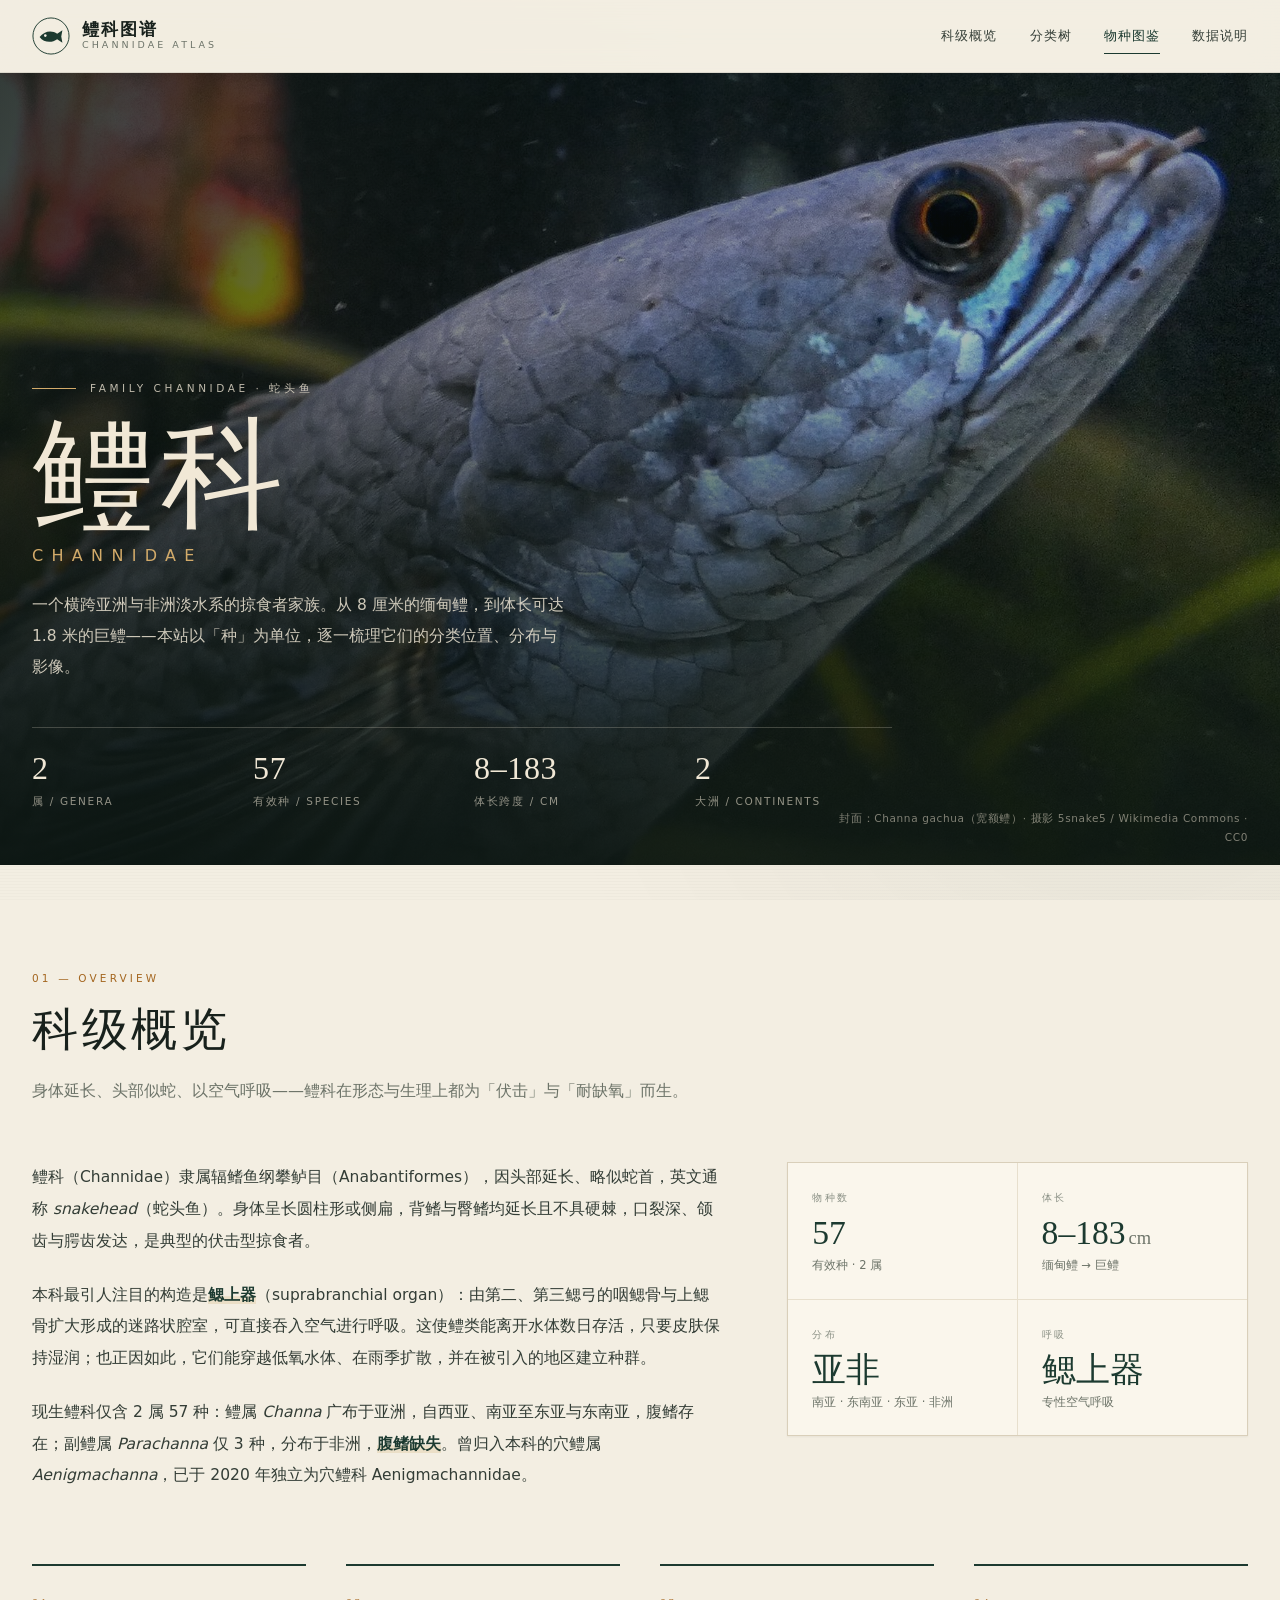
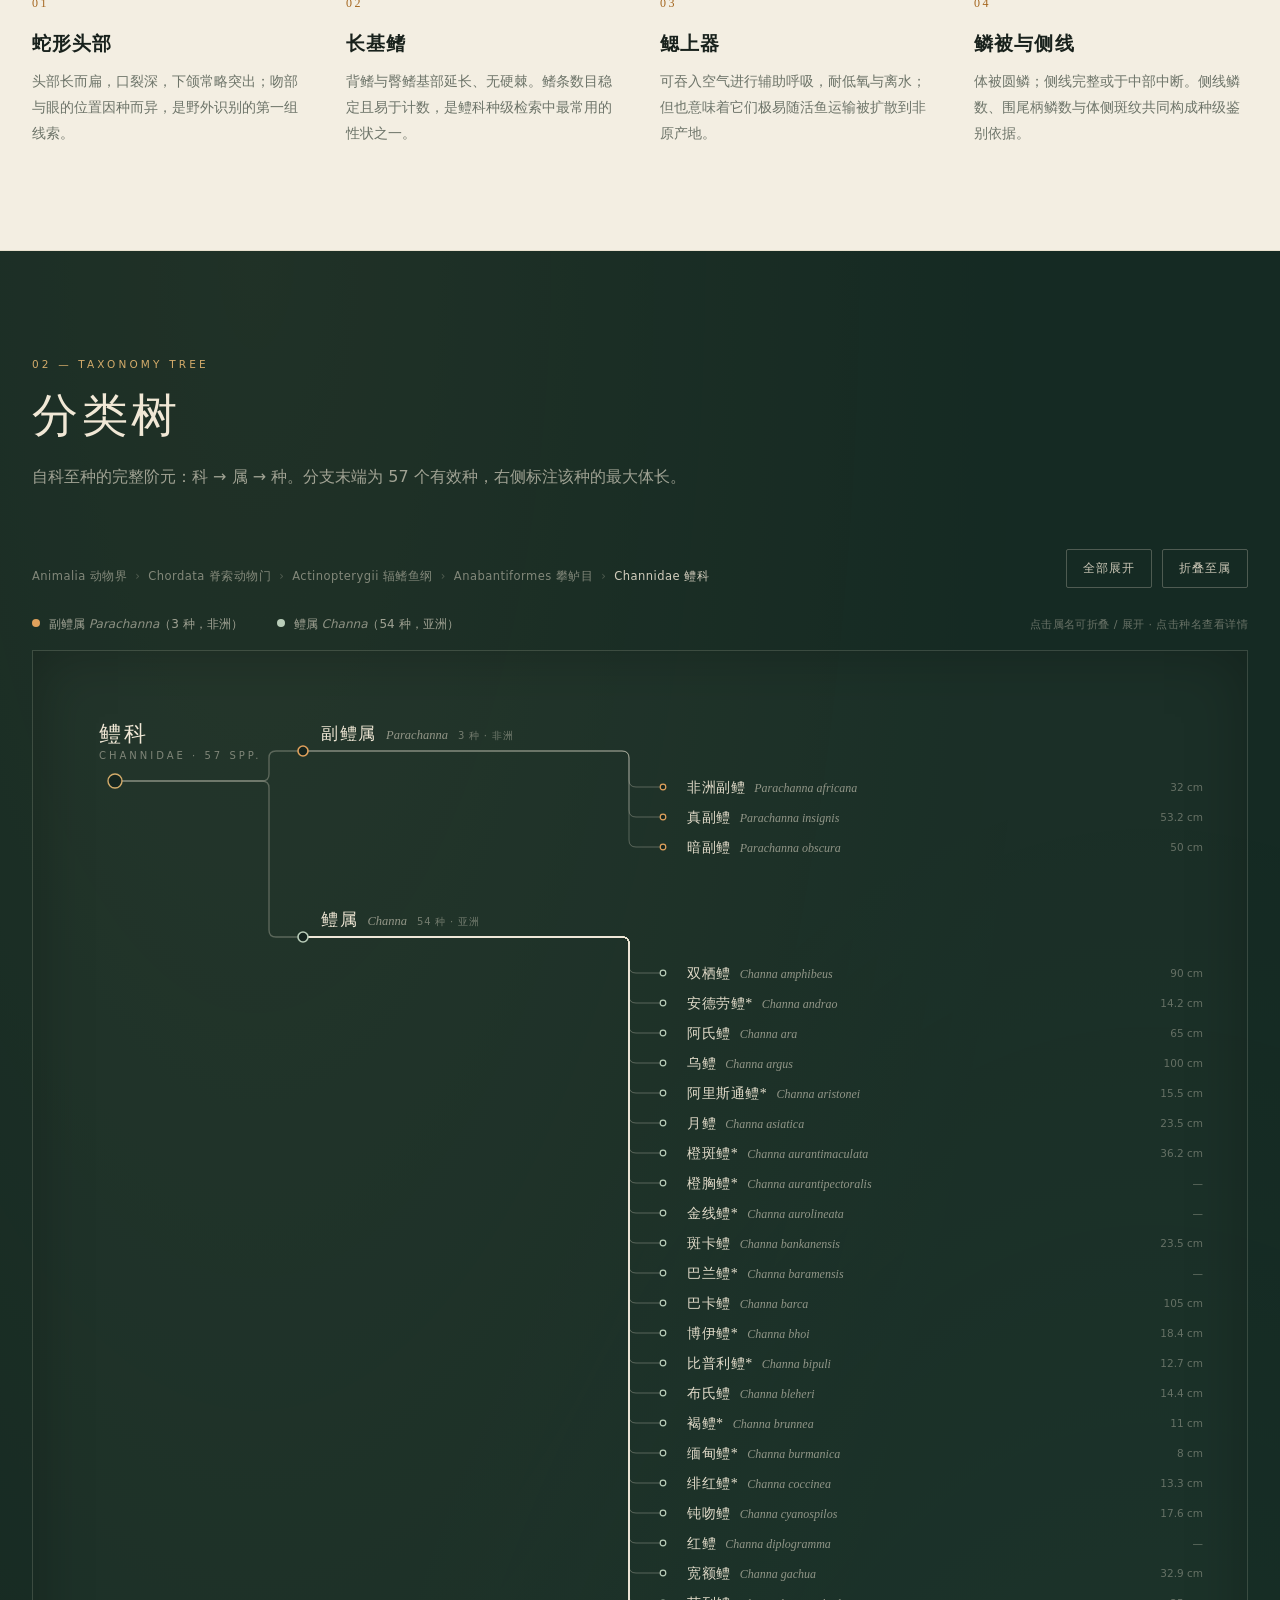
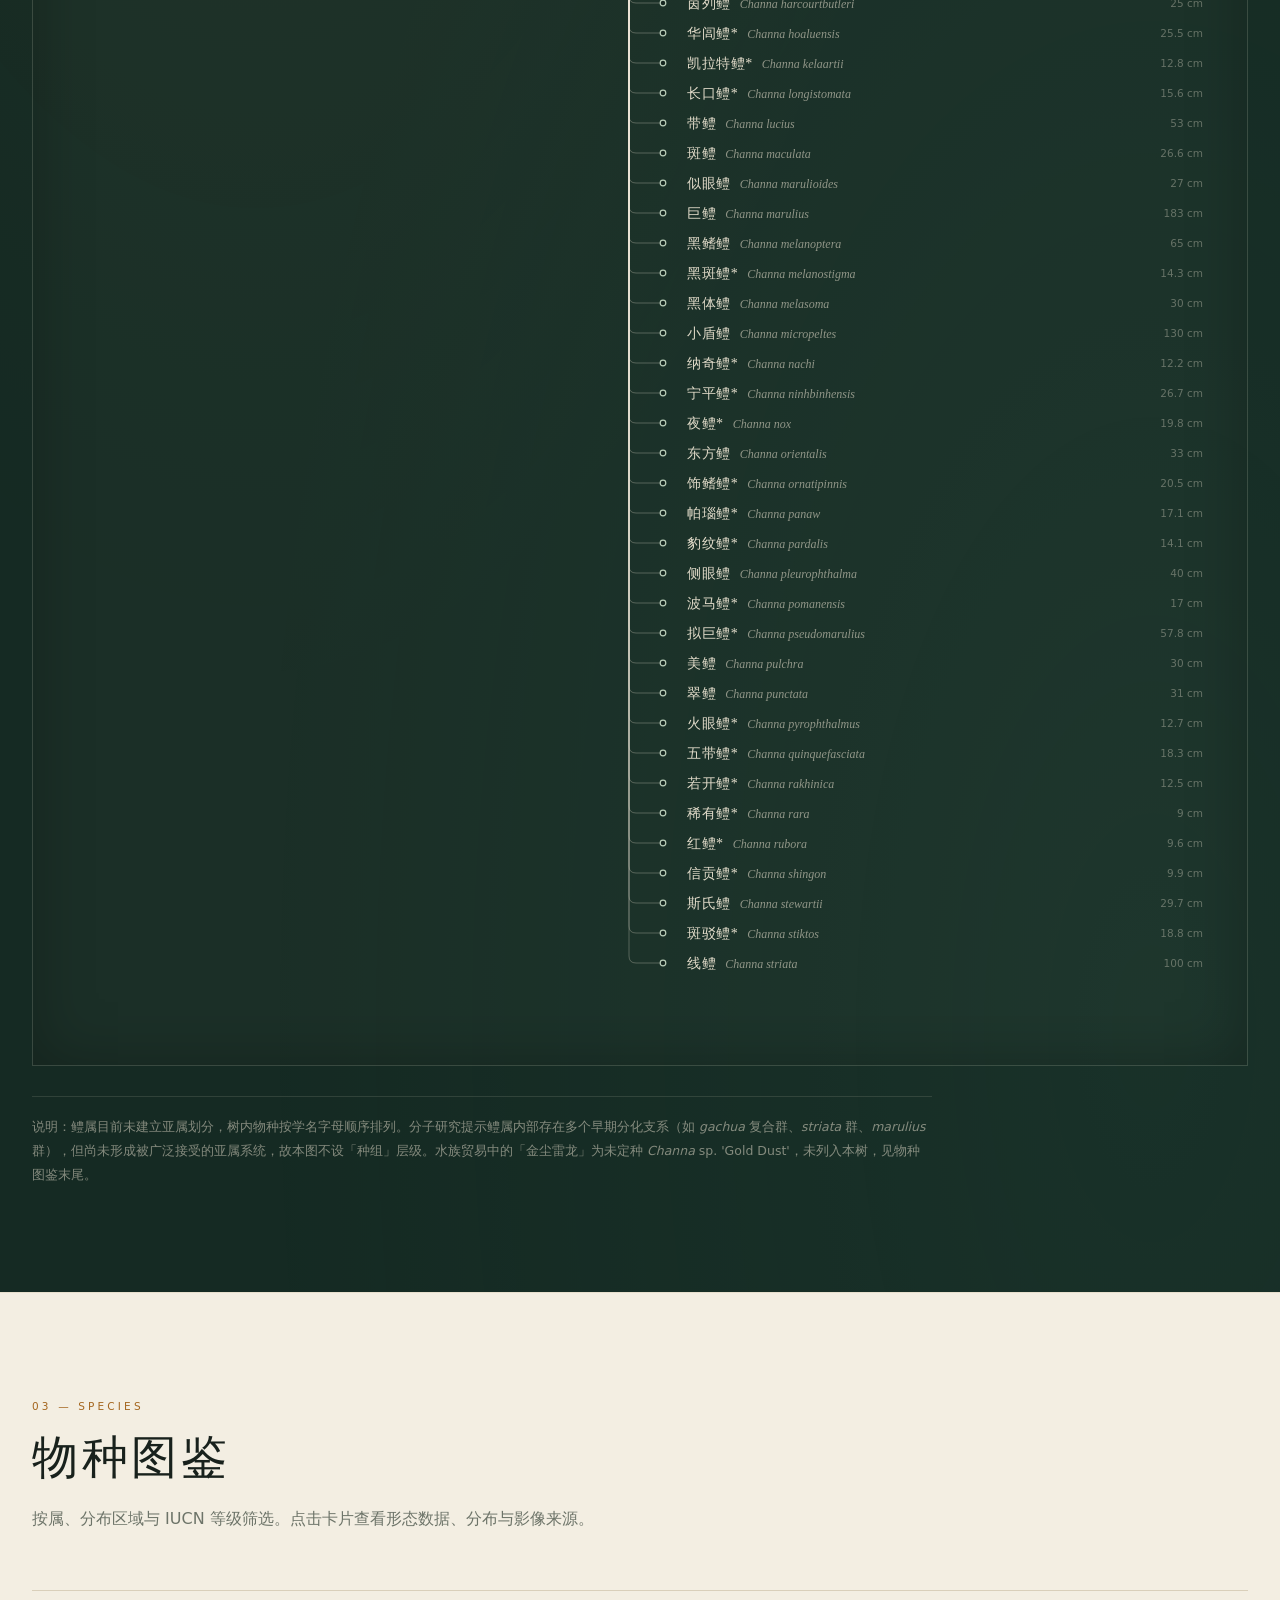
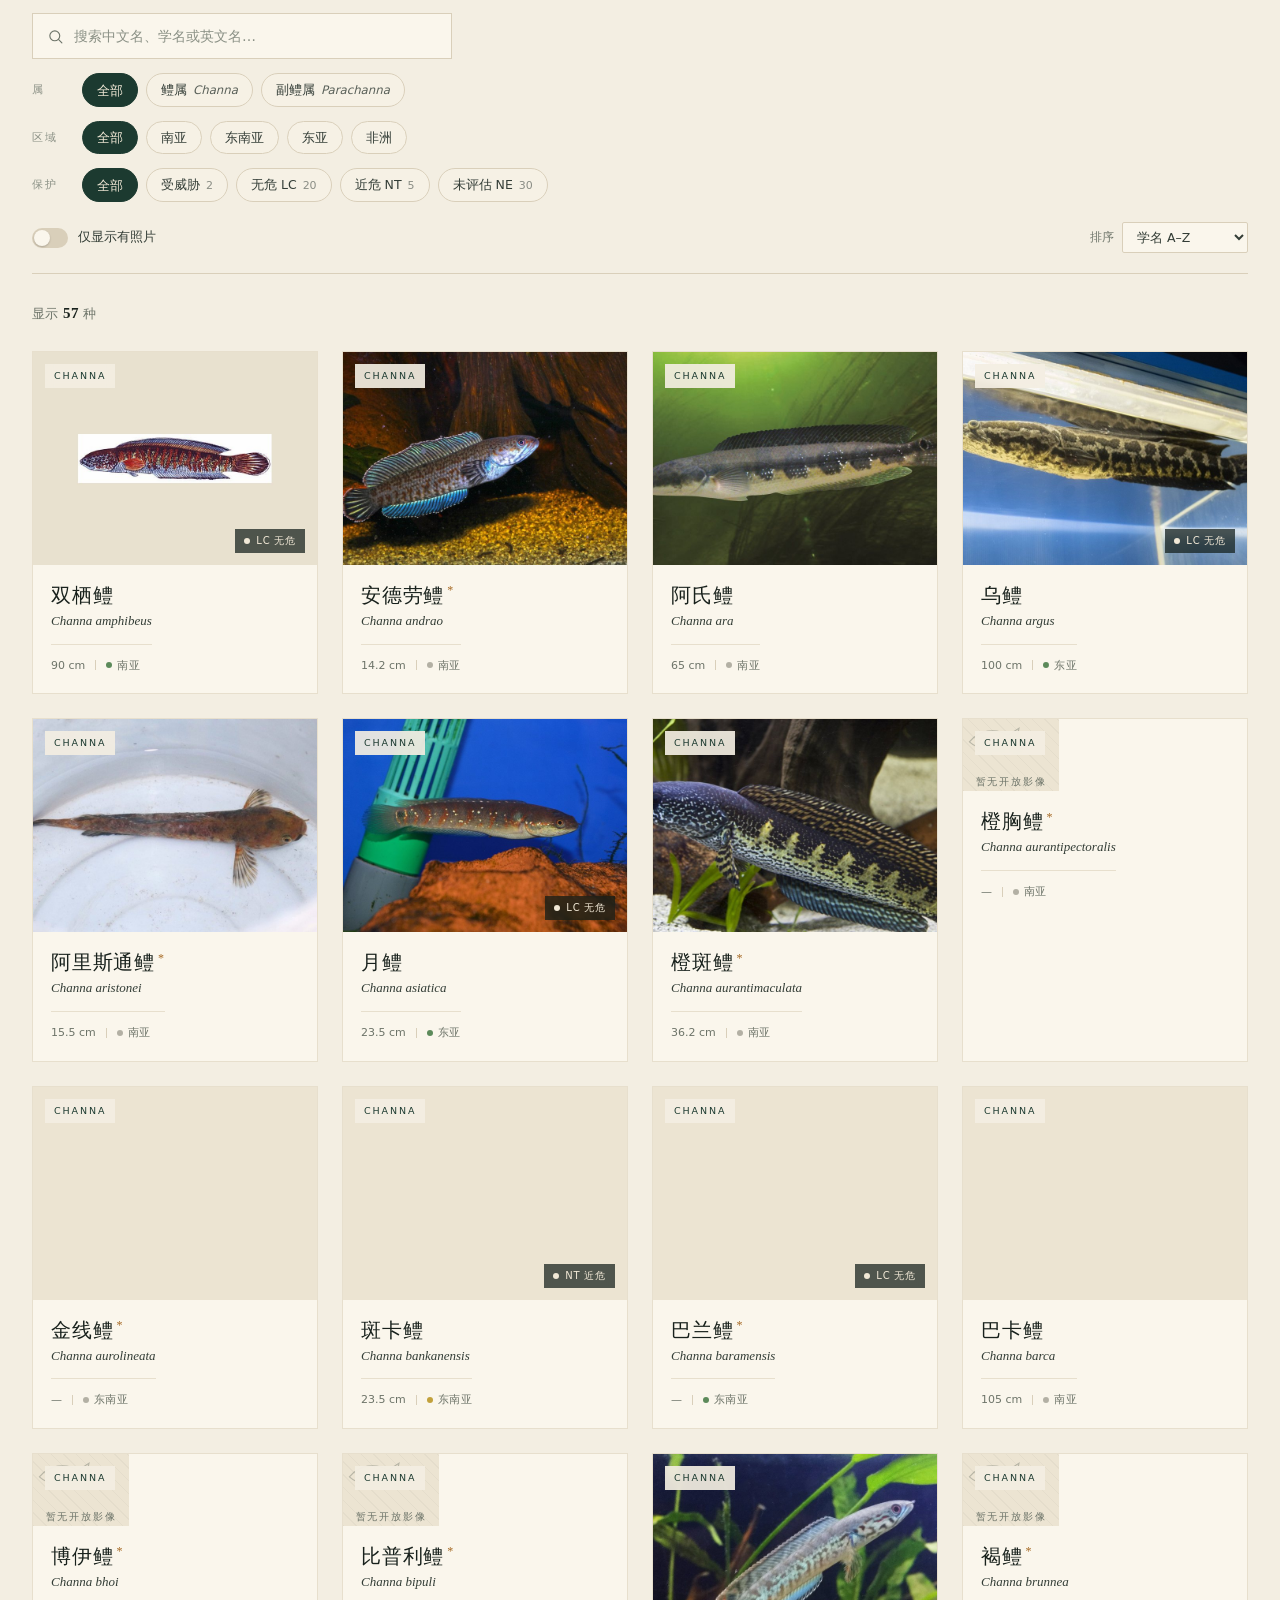
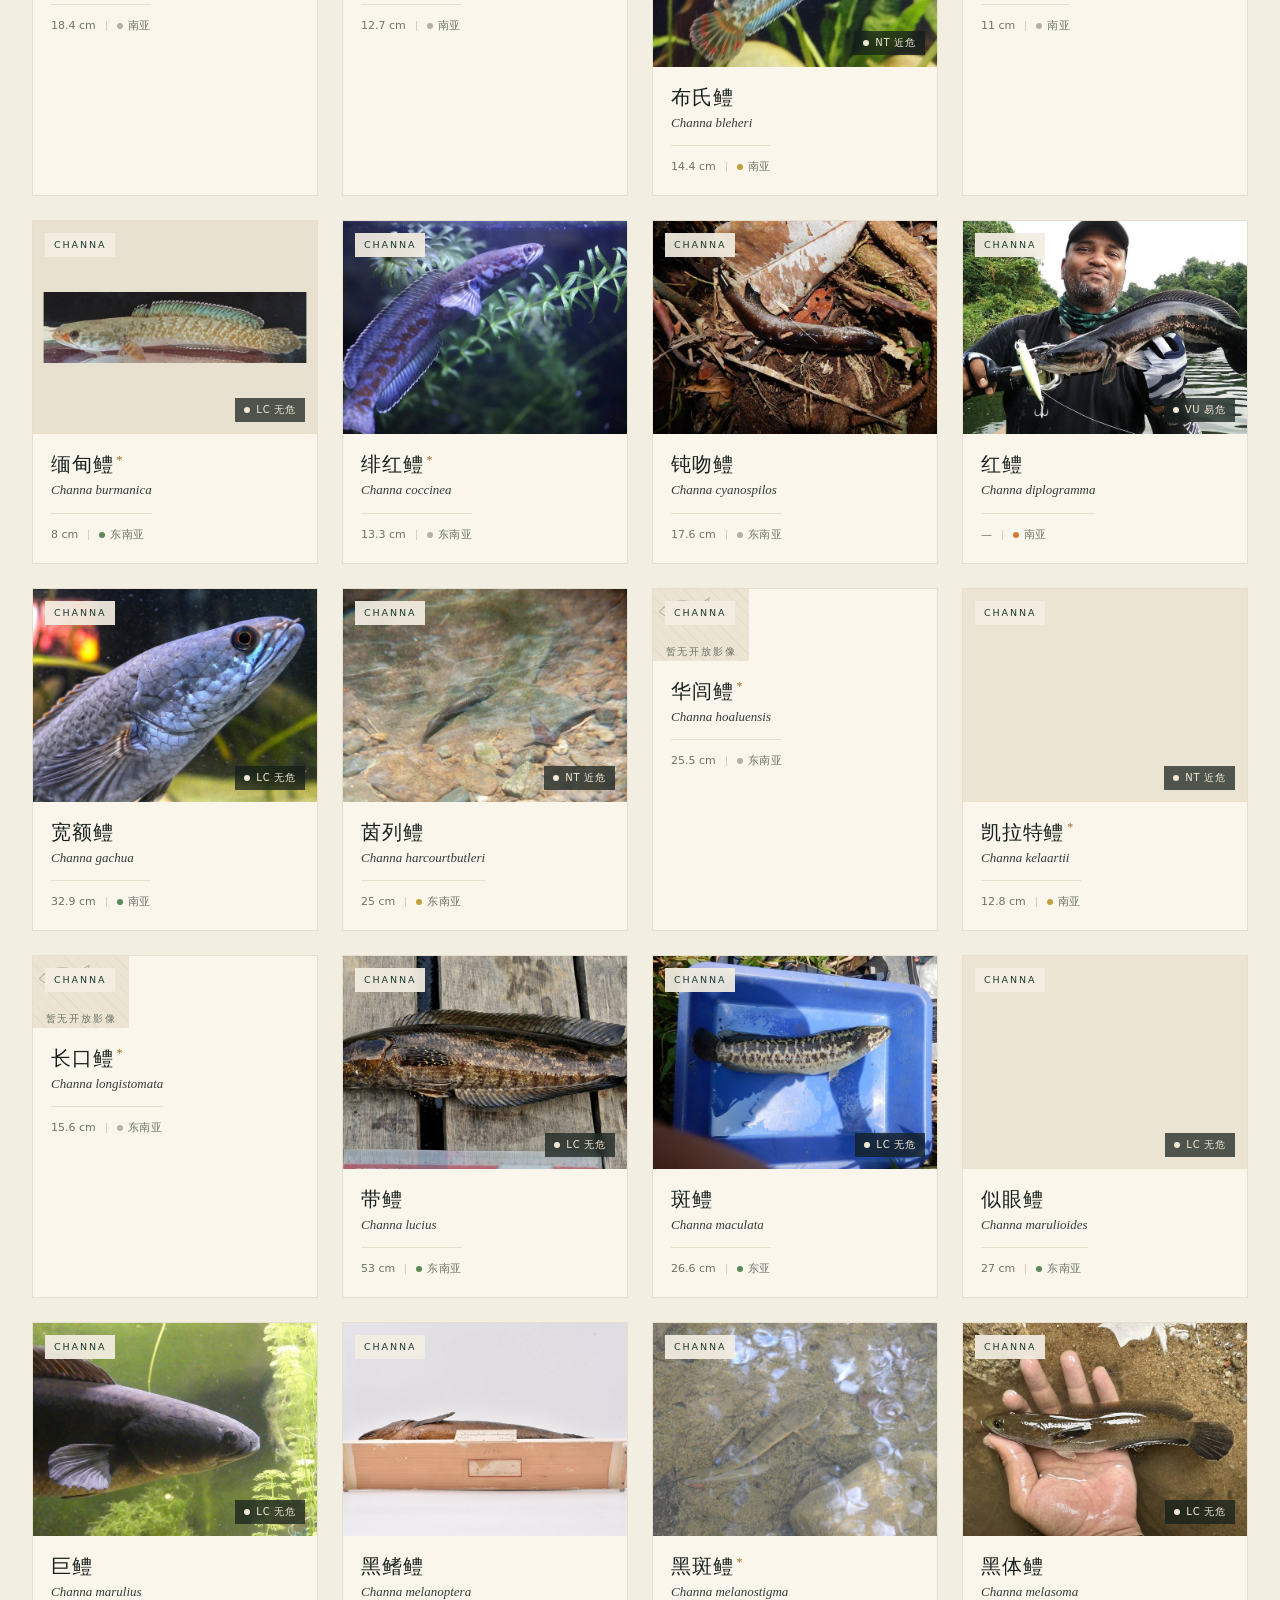
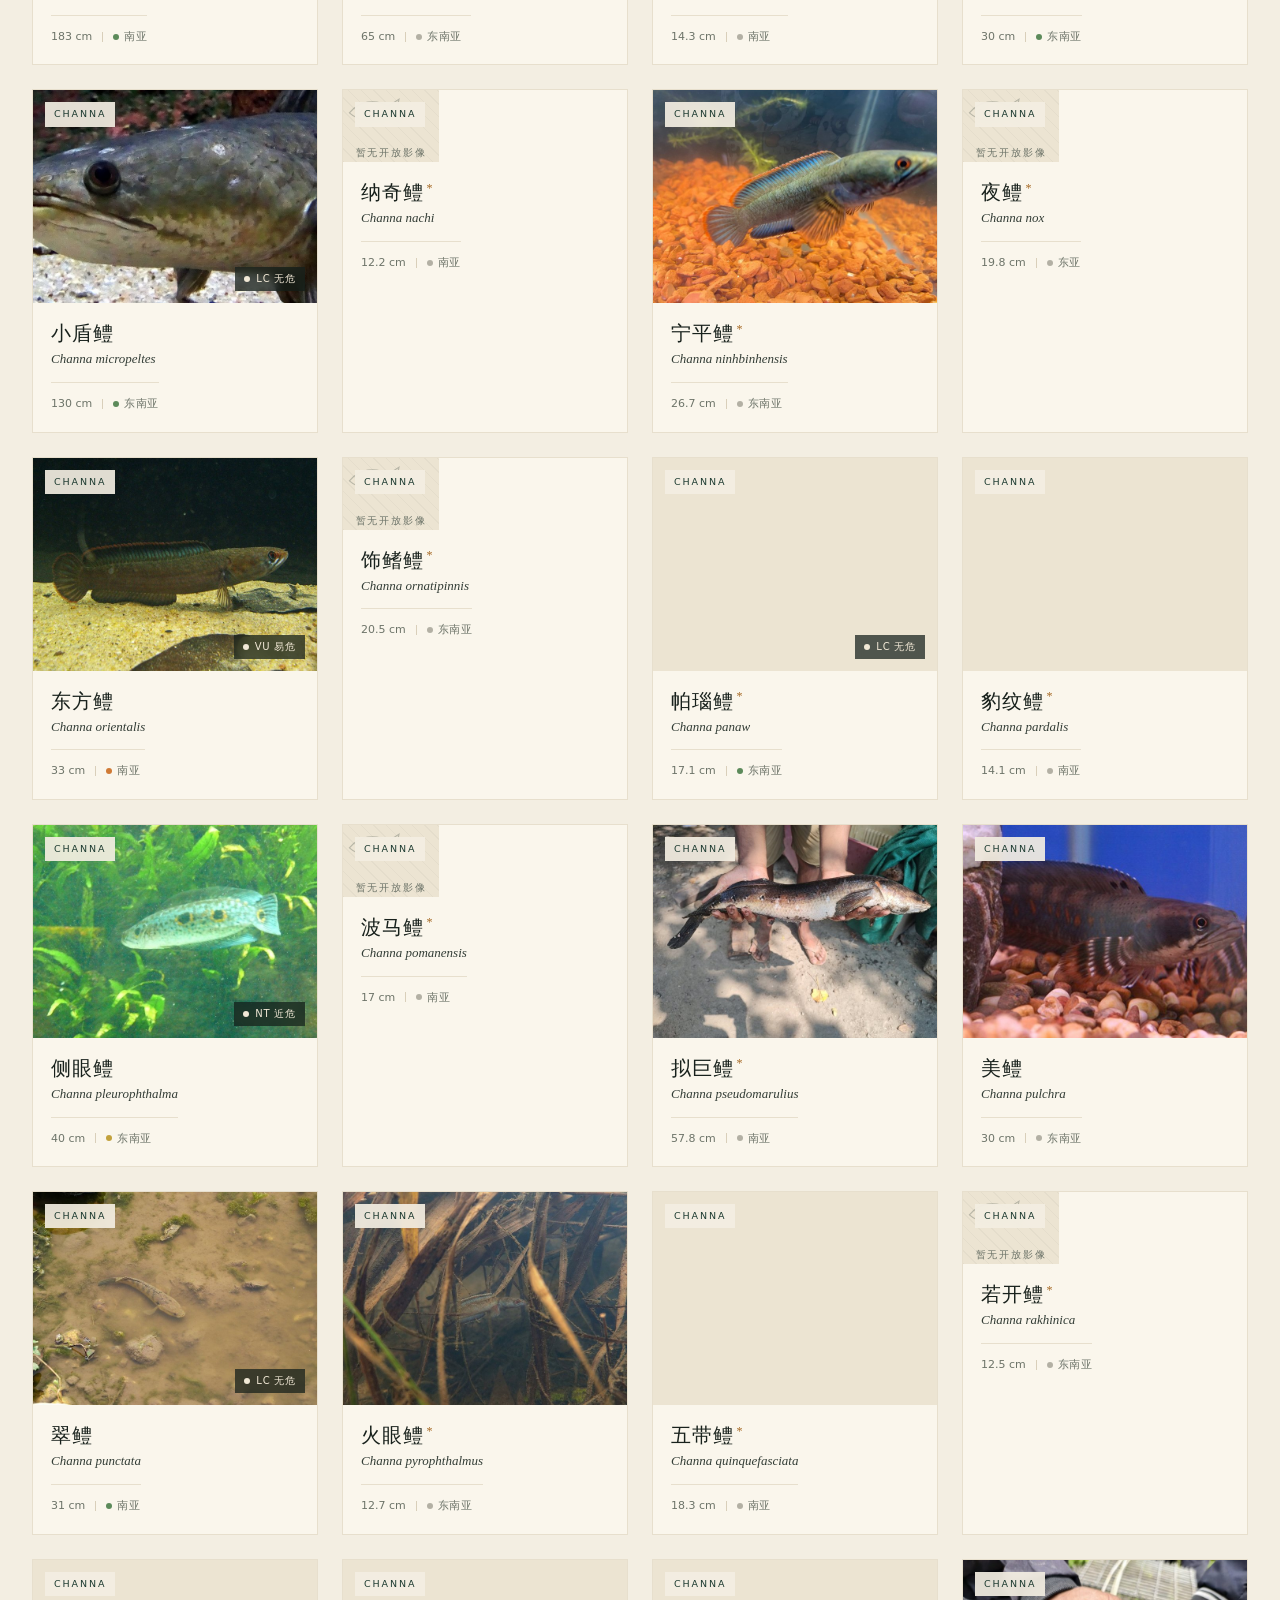
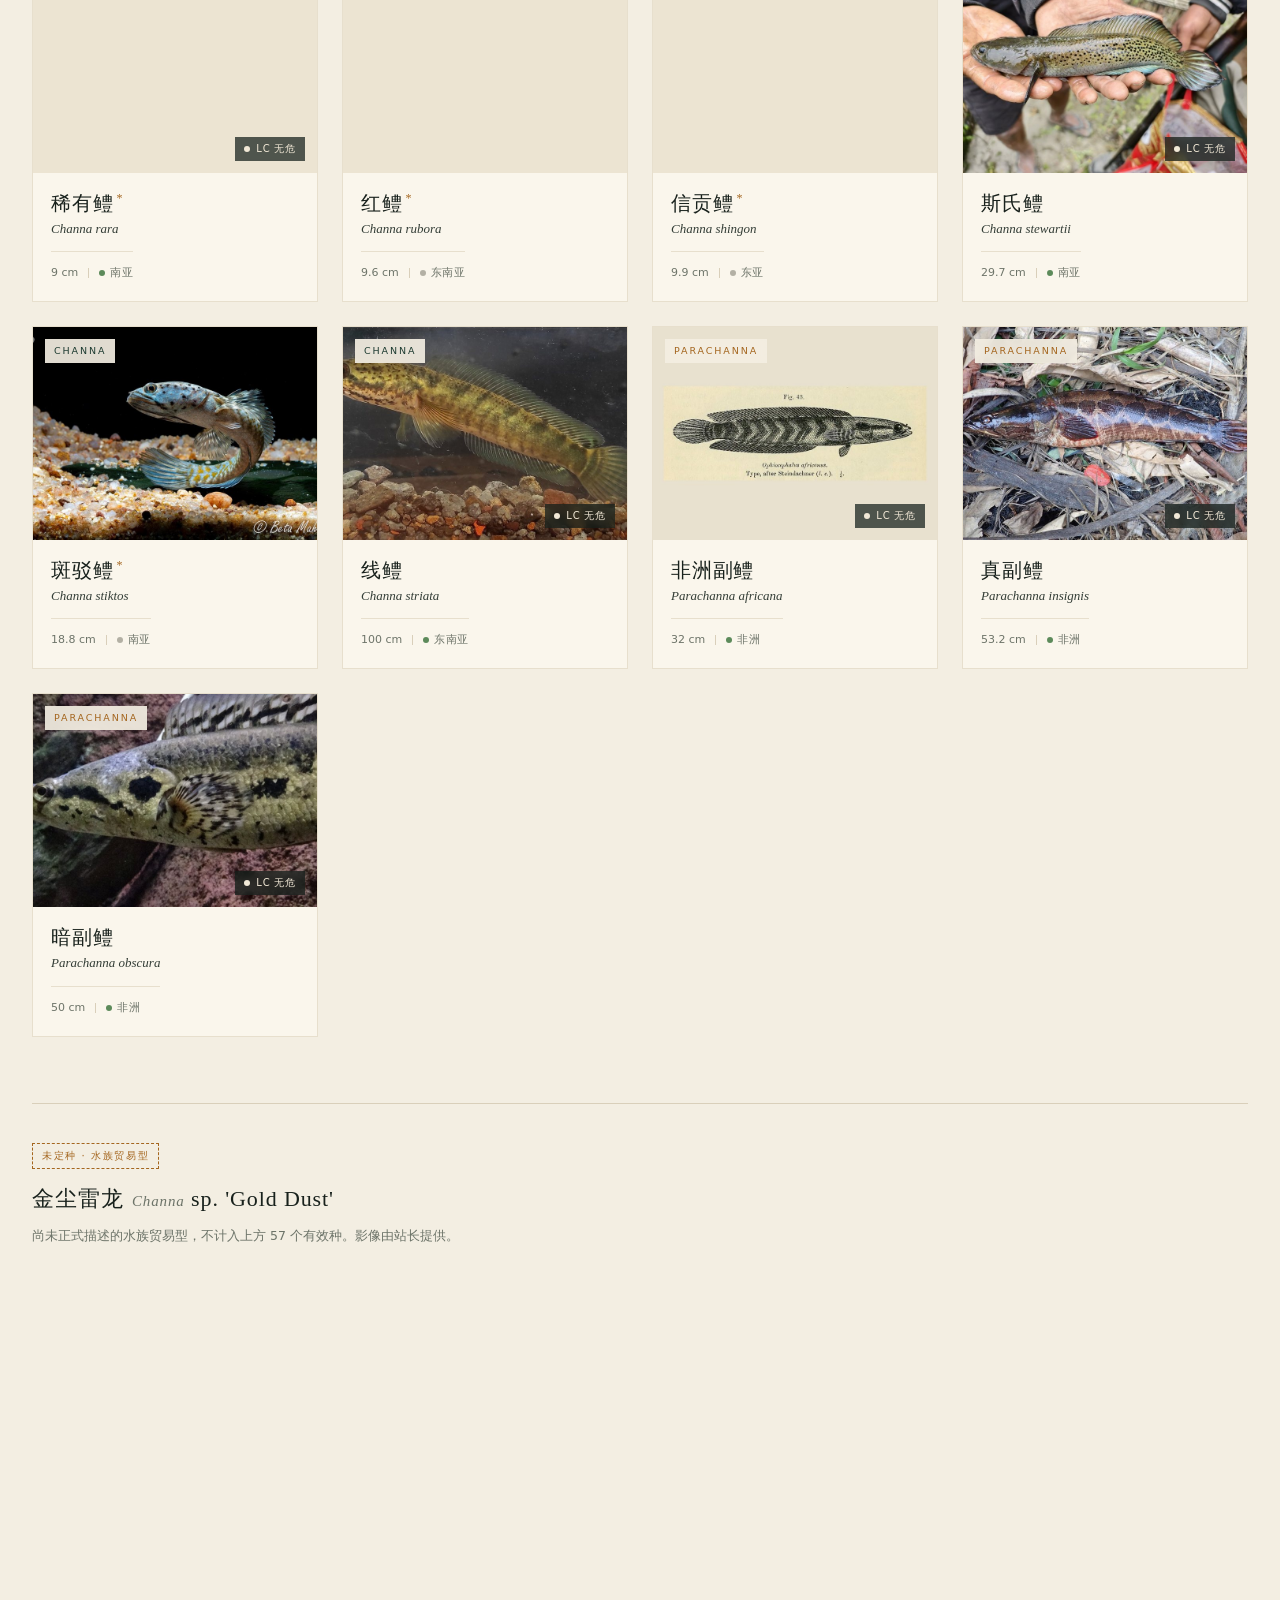
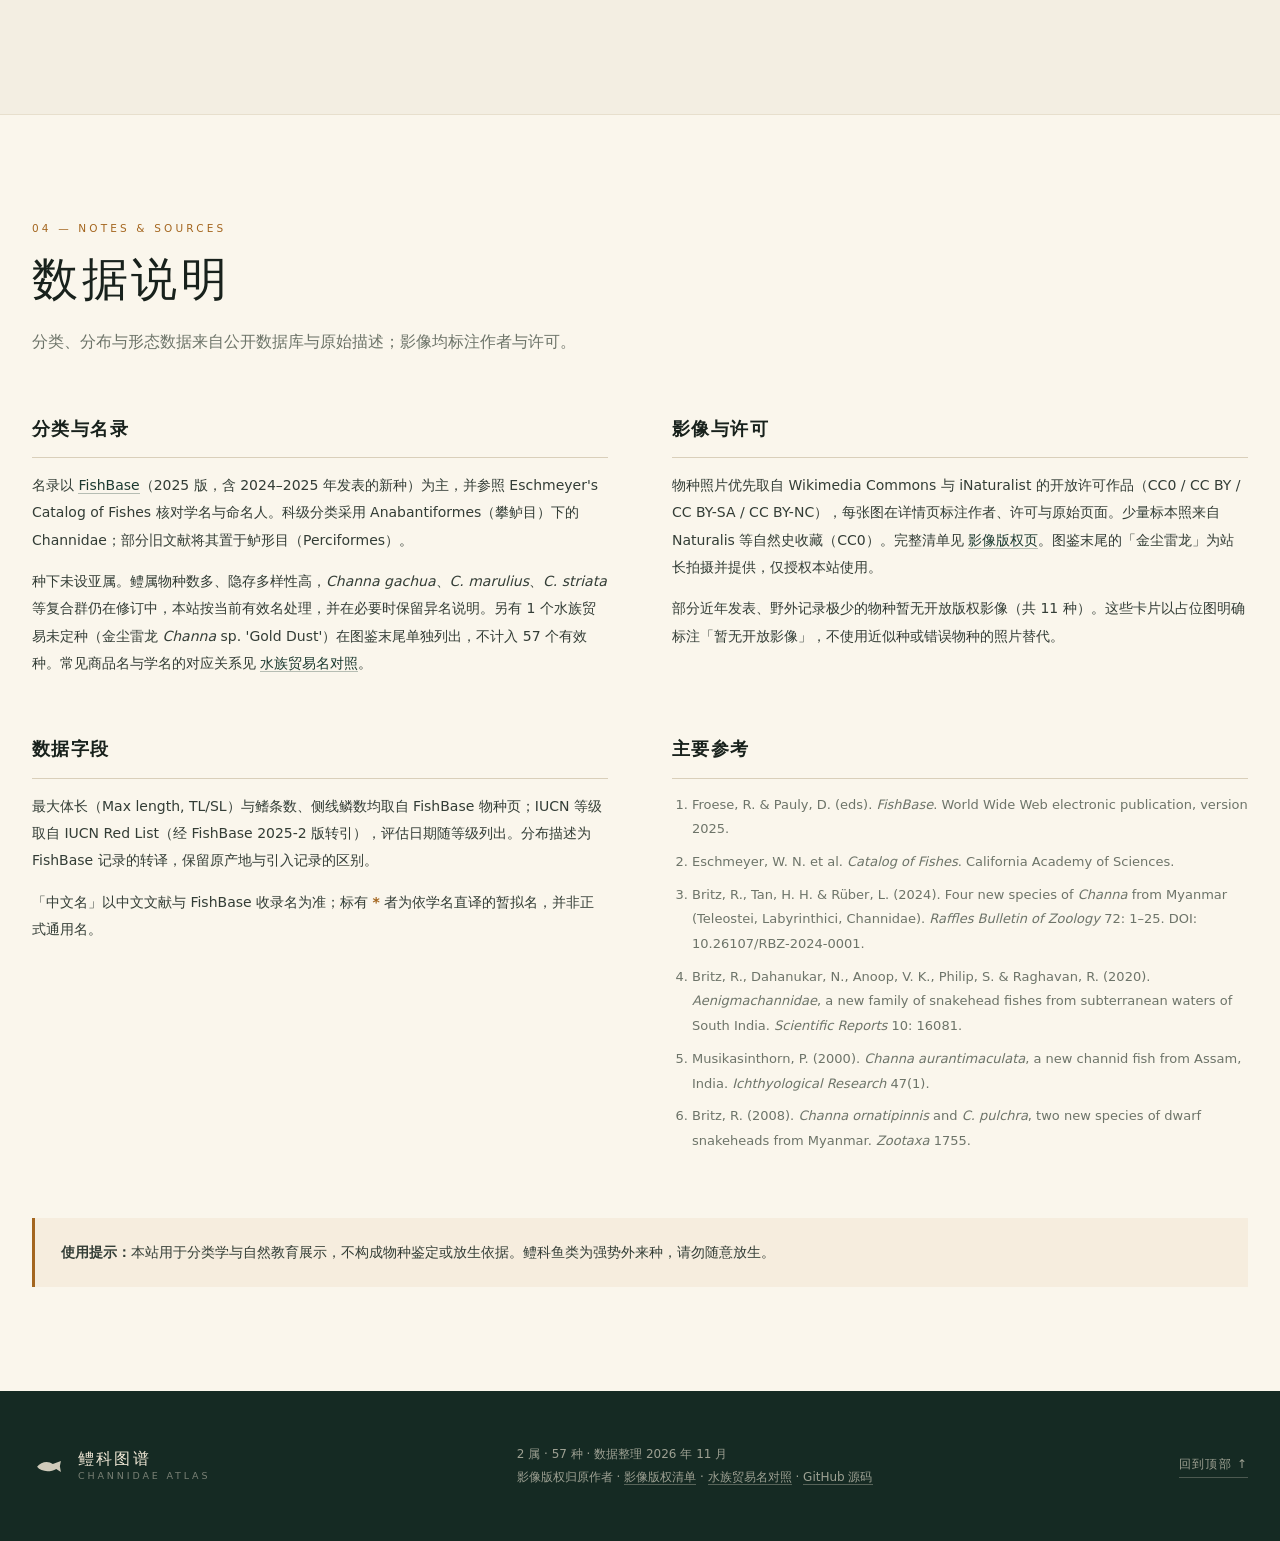
<file: index.html>
<!DOCTYPE html>
<html lang="zh-CN">
<head>
<meta charset="utf-8">
<meta name="viewport" content="width=device-width, initial-scale=1">
<title>鳢科图谱 · Channidae Atlas — 57 个物种的分类树与影像</title>
<meta name="description" content="鳢科（Channidae）全物种分类图谱：2 属 57 种，树状分类图、分布、形态数据与开放版权影像。">
<meta name="theme-color" content="#15251f">
<link rel="preload" href="assets/css/main.css" as="style">
<link rel="stylesheet" href="assets/css/main.css">
<link rel="icon" href="data:image/svg+xml,%3Csvg xmlns='http://www.w3.org/2000/svg' viewBox='0 0 32 32'%3E%3Crect width='32' height='32' rx='8' fill='%231b3a30'/%3E%3Cpath d='M5 17c4-6 12-7 17-3l5-4-1 6 1 5-5-3c-4 4-13 4-17-1z' fill='%23e9dfc9'/%3E%3Ccircle cx='11' cy='15.5' r='1.4' fill='%231b3a30'/%3E%3C/svg%3E">
</head>
<body>
<a class="skip-link" href="#species">跳到物种图鉴</a>

<header class="site-header" id="site-header">
  <div class="wrap header-inner">
    <a class="brand" href="#top" aria-label="鳢科图谱 首页">
      <svg class="brand-mark" viewBox="0 0 40 40" aria-hidden="true">
        <circle cx="20" cy="20" r="19" fill="none" stroke="currentColor" stroke-width="1"/>
        <path d="M8 21c4.5-6.2 13-7.6 18.5-3.4L32 14l-1.2 6.4L32 27l-5.5-3.6C21 27.5 12.5 27.2 8 21z" fill="currentColor"/>
        <circle cx="14" cy="19.6" r="1.35" fill="#f5f0e6"/>
      </svg>
      <span class="brand-text"><strong>鳢科图谱</strong><em>Channidae Atlas</em></span>
    </a>
    <nav class="site-nav" aria-label="主导航">
      <a href="#overview">科级概览</a>
      <a href="#tree">分类树</a>
      <a href="#species">物种图鉴</a>
      <a href="#about">数据说明</a>
    </nav>
  </div>
</header>

<main id="top">
  <section class="hero" aria-labelledby="hero-title">
    <div class="hero-media">
      <img src="assets/img/hero.jpg" alt="鳢科鱼类" id="hero-img" fetchpriority="high">
    </div>
    <div class="hero-veil"></div>
    <div class="wrap hero-inner">
      <p class="eyebrow"><span class="eyebrow-line"></span>Family Channidae · 蛇头鱼</p>
      <h1 id="hero-title">鳢科<span>Channidae</span></h1>
      <p class="hero-sub">一个横跨亚洲与非洲淡水系的掠食者家族。从 8 厘米的缅甸鳢，到体长可达 1.8 米的巨鳢——本站以「种」为单位，逐一梳理它们的分类位置、分布与影像。</p>
      <div class="hero-stats" role="list">
        <div role="listitem"><b>2</b><span>属 / Genera</span></div>
        <div role="listitem"><b>57</b><span>有效种 / Species</span></div>
        <div role="listitem"><b>8–183</b><span>体长跨度 / cm</span></div>
        <div role="listitem"><b>2</b><span>大洲 / Continents</span></div>
      </div>
    </div>
    <p class="hero-caption" id="hero-caption"></p>
  </section>

  <section class="section overview" id="overview">
    <div class="wrap">
      <header class="section-head">
        <p class="section-kicker">01 — Overview</p>
        <h2>科级概览</h2>
        <p class="section-lead">身体延长、头部似蛇、以空气呼吸——鳢科在形态与生理上都为「伏击」与「耐缺氧」而生。</p>
      </header>

      <div class="overview-grid">
        <div class="prose">
          <p>鳢科（Channidae）隶属辐鳍鱼纲攀鲈目（Anabantiformes），因头部延长、略似蛇首，英文通称 <em>snakehead</em>（蛇头鱼）。身体呈长圆柱形或侧扁，背鳍与臀鳍均延长且不具硬棘，口裂深、颌齿与腭齿发达，是典型的伏击型掠食者。</p>
          <p>本科最引人注目的构造是<strong>鳃上器</strong>（suprabranchial organ）：由第二、第三鳃弓的咽鳃骨与上鳃骨扩大形成的迷路状腔室，可直接吞入空气进行呼吸。这使鳢类能离开水体数日存活，只要皮肤保持湿润；也正因如此，它们能穿越低氧水体、在雨季扩散，并在被引入的地区建立种群。</p>
          <p>现生鳢科仅含 2 属 57 种：鳢属 <em>Channa</em> 广布于亚洲，自西亚、南亚至东亚与东南亚，腹鳍存在；副鳢属 <em>Parachanna</em> 仅 3 种，分布于非洲，<strong>腹鳍缺失</strong>。曾归入本科的穴鳢属 <em>Aenigmachanna</em>，已于 2020 年独立为穴鳢科 Aenigmachannidae。</p>
        </div>
        <aside class="fact-panel" aria-label="关键数据">
          <div class="fact">
            <span class="fact-label">物种数</span>
            <b>57</b>
            <span class="fact-note">有效种 · 2 属</span>
          </div>
          <div class="fact">
            <span class="fact-label">体长</span>
            <b>8–183<small>cm</small></b>
            <span class="fact-note">缅甸鳢 → 巨鳢</span>
          </div>
          <div class="fact">
            <span class="fact-label">分布</span>
            <b>亚非</b>
            <span class="fact-note">南亚 · 东南亚 · 东亚 · 非洲</span>
          </div>
          <div class="fact">
            <span class="fact-label">呼吸</span>
            <b>鳃上器</b>
            <span class="fact-note">专性空气呼吸</span>
          </div>
        </aside>
      </div>

      <ul class="diagnosis">
        <li>
          <span class="diag-num">01</span>
          <h3>蛇形头部</h3>
          <p>头部长而扁，口裂深，下颌常略突出；吻部与眼的位置因种而异，是野外识别的第一组线索。</p>
        </li>
        <li>
          <span class="diag-num">02</span>
          <h3>长基鳍</h3>
          <p>背鳍与臀鳍基部延长、无硬棘。鳍条数目稳定且易于计数，是鳢科种级检索中最常用的性状之一。</p>
        </li>
        <li>
          <span class="diag-num">03</span>
          <h3>鳃上器</h3>
          <p>可吞入空气进行辅助呼吸，耐低氧与离水；但也意味着它们极易随活鱼运输被扩散到非原产地。</p>
        </li>
        <li>
          <span class="diag-num">04</span>
          <h3>鳞被与侧线</h3>
          <p>体被圆鳞；侧线完整或于中部中断。侧线鳞数、围尾柄鳞数与体侧斑纹共同构成种级鉴别依据。</p>
        </li>
      </ul>
    </div>
  </section>

  <section class="section tree-section" id="tree">
    <div class="wrap">
      <header class="section-head">
        <p class="section-kicker">02 — Taxonomy Tree</p>
        <h2>分类树</h2>
        <p class="section-lead">自科至种的完整阶元：科 → 属 → 种。分支末端为 57 个有效种，右侧标注该种的最大体长。</p>
      </header>

      <div class="tree-meta">
        <p class="rank-path" aria-label="上级分类">
          <span>Animalia 动物界</span><i>›</i><span>Chordata 脊索动物门</span><i>›</i><span>Actinopterygii 辐鳍鱼纲</span><i>›</i><span>Anabantiformes 攀鲈目</span><i>›</i><strong>Channidae 鳢科</strong>
        </p>
        <div class="tree-tools">
          <button type="button" class="ghost-btn" id="tree-expand">全部展开</button>
          <button type="button" class="ghost-btn" id="tree-collapse">折叠至属</button>
        </div>
      </div>

      <div class="tree-legend">
        <span><i class="dot parachanna"></i>副鳢属 <em>Parachanna</em>（3 种，非洲）</span>
        <span><i class="dot channa"></i>鳢属 <em>Channa</em>（54 种，亚洲）</span>
        <span class="legend-hint">点击属名可折叠 / 展开 · 点击种名查看详情</span>
      </div>
      <p class="tree-hint">手机端可左右滑动查看完整分类树 →</p>

      <div class="tree-frame">
        <div class="tree-scroll" id="tree-scroll">
          <svg id="tree-svg" role="tree" aria-label="鳢科分类树" preserveAspectRatio="xMinYMin meet"></svg>
        </div>
        <div class="tree-empty" id="tree-empty" hidden>没有匹配的物种，请调整搜索词。</div>
      </div>

      <p class="tree-note">说明：鳢属目前未建立亚属划分，树内物种按学名字母顺序排列。分子研究提示鳢属内部存在多个早期分化支系（如 <em>gachua</em> 复合群、<em>striata</em> 群、<em>marulius</em> 群），但尚未形成被广泛接受的亚属系统，故本图不设「种组」层级。水族贸易中的「金尘雷龙」为未定种 <em>Channa</em> sp. 'Gold Dust'，未列入本树，见物种图鉴末尾。</p>
    </div>
  </section>

  <section class="section species-section" id="species">
    <div class="wrap">
      <header class="section-head">
        <p class="section-kicker">03 — Species</p>
        <h2>物种图鉴</h2>
        <p class="section-lead">按属、分布区域与 IUCN 等级筛选。点击卡片查看形态数据、分布与影像来源。</p>
      </header>

      <div class="filter-bar" id="filter-bar">
        <div class="search-box">
          <svg viewBox="0 0 24 24" aria-hidden="true"><circle cx="11" cy="11" r="7"/><path d="M16.5 16.5 21 21"/></svg>
          <input type="search" id="search" placeholder="搜索中文名、学名或英文名…" autocomplete="off" aria-label="搜索物种">
          <button type="button" class="search-clear" id="search-clear" aria-label="清除搜索" hidden>×</button>
        </div>

        <div class="filter-row">
          <span class="filter-label">属</span>
          <div class="chips" data-filter="genus">
            <button type="button" class="chip is-active" data-value="all">全部</button>
            <button type="button" class="chip" data-value="Channa">鳢属 <em>Channa</em></button>
            <button type="button" class="chip" data-value="Parachanna">副鳢属 <em>Parachanna</em></button>
          </div>
        </div>

        <div class="filter-row">
          <span class="filter-label">区域</span>
          <div class="chips" data-filter="region">
            <button type="button" class="chip is-active" data-value="all">全部</button>
            <button type="button" class="chip" data-value="南亚">南亚</button>
            <button type="button" class="chip" data-value="东南亚">东南亚</button>
            <button type="button" class="chip" data-value="东亚">东亚</button>
            <button type="button" class="chip" data-value="非洲">非洲</button>
          </div>
        </div>

        <div class="filter-row">
          <span class="filter-label">保护</span>
          <div class="chips" data-filter="iucn">
            <button type="button" class="chip is-active" data-value="all">全部</button>
            <button type="button" class="chip" data-value="threatened">受威胁 <span class="chip-count" data-count="threatened"></span></button>
            <button type="button" class="chip" data-value="LC">无危 LC <span class="chip-count" data-count="LC"></span></button>
            <button type="button" class="chip" data-value="NT">近危 NT <span class="chip-count" data-count="NT"></span></button>
            <button type="button" class="chip" data-value="NE">未评估 NE <span class="chip-count" data-count="NE"></span></button>
          </div>
        </div>

        <div class="filter-row filter-row--end">
          <label class="switch">
            <input type="checkbox" id="photo-only">
            <span class="switch-track" aria-hidden="true"></span>
            <span>仅显示有照片</span>
          </label>
          <label class="sort-box">排序
            <select id="sort">
              <option value="name">学名 A–Z</option>
              <option value="size-desc">体长：大 → 小</option>
              <option value="size-asc">体长：小 → 大</option>
              <option value="iucn">受威胁程度</option>
            </select>
          </label>
        </div>
      </div>

      <p class="result-meta">显示 <b id="result-count">57</b> 种 <span id="result-note"></span></p>
      <div class="cards" id="cards"></div>
      <p class="empty-state" id="empty-state" hidden>没有符合条件的物种。<button type="button" class="link-btn" id="reset-filters">重置筛选</button></p>

      <div class="trade-block" id="trade-block" hidden>
        <div class="trade-head">
          <span class="trade-badge">未定种 · 水族贸易型</span>
          <h3>金尘雷龙 <em>Channa</em> sp. 'Gold Dust'</h3>
          <p>尚未正式描述的水族贸易型，不计入上方 57 个有效种。影像由站长提供。</p>
        </div>
        <div class="cards trade-cards" id="trade-cards"></div>
      </div>
    </div>
  </section>

  <section class="section about" id="about">
    <div class="wrap">
      <header class="section-head">
        <p class="section-kicker">04 — Notes &amp; Sources</p>
        <h2>数据说明</h2>
        <p class="section-lead">分类、分布与形态数据来自公开数据库与原始描述；影像均标注作者与许可。</p>
      </header>

      <div class="about-grid">
        <div class="about-block">
          <h3>分类与名录</h3>
          <p>名录以 <a href="https://www.fishbase.se/" target="_blank" rel="noopener">FishBase</a>（2025 版，含 2024–2025 年发表的新种）为主，并参照 Eschmeyer's Catalog of Fishes 核对学名与命名人。科级分类采用 Anabantiformes（攀鲈目）下的 Channidae；部分旧文献将其置于鲈形目（Perciformes）。</p>
          <p>种下未设亚属。鳢属物种数多、隐存多样性高，<em>Channa gachua</em>、<em>C. marulius</em>、<em>C. striata</em> 等复合群仍在修订中，本站按当前有效名处理，并在必要时保留异名说明。另有 1 个水族贸易未定种（金尘雷龙 <em>Channa</em> sp. 'Gold Dust'）在图鉴末尾单独列出，不计入 57 个有效种。常见商品名与学名的对应关系见 <a href="trade-names.html">水族贸易名对照</a>。</p>
        </div>
        <div class="about-block">
          <h3>影像与许可</h3>
          <p>物种照片优先取自 Wikimedia Commons 与 iNaturalist 的开放许可作品（CC0 / CC BY / CC BY-SA / CC BY-NC），每张图在详情页标注作者、许可与原始页面。少量标本照来自 Naturalis 等自然史收藏（CC0）。完整清单见 <a href="credits.html">影像版权页</a>。图鉴末尾的「金尘雷龙」为站长拍摄并提供，仅授权本站使用。</p>
          <p>部分近年发表、野外记录极少的物种暂无开放版权影像（共 11 种）。这些卡片以占位图明确标注「暂无开放影像」，不使用近似种或错误物种的照片替代。</p>
        </div>
        <div class="about-block">
          <h3>数据字段</h3>
          <p>最大体长（Max length, TL/SL）与鳍条数、侧线鳞数均取自 FishBase 物种页；IUCN 等级取自 IUCN Red List（经 FishBase 2025-2 版转引），评估日期随等级列出。分布描述为 FishBase 记录的转译，保留原产地与引入记录的区别。</p>
          <p>「中文名」以中文文献与 FishBase 收录名为准；标有 <span class="mark-trans">*</span> 者为依学名直译的暂拟名，并非正式通用名。</p>
        </div>
        <div class="about-block">
          <h3>主要参考</h3>
          <ol class="refs">
            <li>Froese, R. &amp; Pauly, D. (eds). <em>FishBase</em>. World Wide Web electronic publication, version 2025.</li>
            <li>Eschmeyer, W. N. et al. <em>Catalog of Fishes</em>. California Academy of Sciences.</li>
            <li>Britz, R., Tan, H. H. &amp; Rüber, L. (2024). Four new species of <em>Channa</em> from Myanmar (Teleostei, Labyrinthici, Channidae). <em>Raffles Bulletin of Zoology</em> 72: 1–25. DOI: 10.26107/RBZ-2024-0001.</li>
            <li>Britz, R., Dahanukar, N., Anoop, V. K., Philip, S. &amp; Raghavan, R. (2020). <em>Aenigmachannidae</em>, a new family of snakehead fishes from subterranean waters of South India. <em>Scientific Reports</em> 10: 16081.</li>
            <li>Musikasinthorn, P. (2000). <em>Channa aurantimaculata</em>, a new channid fish from Assam, India. <em>Ichthyological Research</em> 47(1).</li>
            <li>Britz, R. (2008). <em>Channa ornatipinnis</em> and <em>C. pulchra</em>, two new species of dwarf snakeheads from Myanmar. <em>Zootaxa</em> 1755.</li>
          </ol>
        </div>
      </div>

      <div class="disclaimer">
        <p><strong>使用提示：</strong>本站用于分类学与自然教育展示，不构成物种鉴定或放生依据。鳢科鱼类为强势外来种，请勿随意放生。</p>
      </div>
    </div>
  </section>
</main>

<footer class="site-footer">
  <div class="wrap footer-inner">
    <div class="footer-brand">
      <svg viewBox="0 0 40 40" aria-hidden="true"><path d="M6 21c4.5-6.2 13-7.6 18.5-3.4L34 14l-1.2 6.4L34 27l-5.5-3.6C22 27.5 10.5 27.2 6 21z" fill="currentColor"/></svg>
      <div><strong>鳢科图谱</strong><span>Channidae Atlas</span></div>
    </div>
    <p class="footer-note">2 属 · 57 种 · 数据整理 2026 年 11 月<br>影像版权归原作者 · <a href="credits.html">影像版权清单</a> · <a href="trade-names.html">水族贸易名对照</a> · <a href="https://github.com/ninefifteen2/channidae-atlas" target="_blank" rel="noopener">GitHub 源码</a></p>
    <a class="footer-top" href="#top">回到顶部 ↑</a>
  </div>
</footer>

<div class="modal" id="modal" aria-hidden="true">
  <div class="modal-backdrop" data-close></div>
  <div class="modal-panel" role="dialog" aria-modal="true" aria-labelledby="modal-title">
    <button type="button" class="modal-close" data-close aria-label="关闭">×</button>
    <button type="button" class="modal-arrow prev" id="modal-prev" aria-label="上一个物种">←</button>
    <button type="button" class="modal-arrow next" id="modal-next" aria-label="下一个物种">→</button>
    <div class="modal-media">
      <img id="modal-img" alt="">
      <p class="modal-credit" id="modal-credit"></p>
    </div>
    <div class="modal-body" id="modal-body"></div>
  </div>
</div>

<script src="assets/js/data.js"></script>
<script src="assets/js/app.js" defer></script>
</body>
</html>
</file>
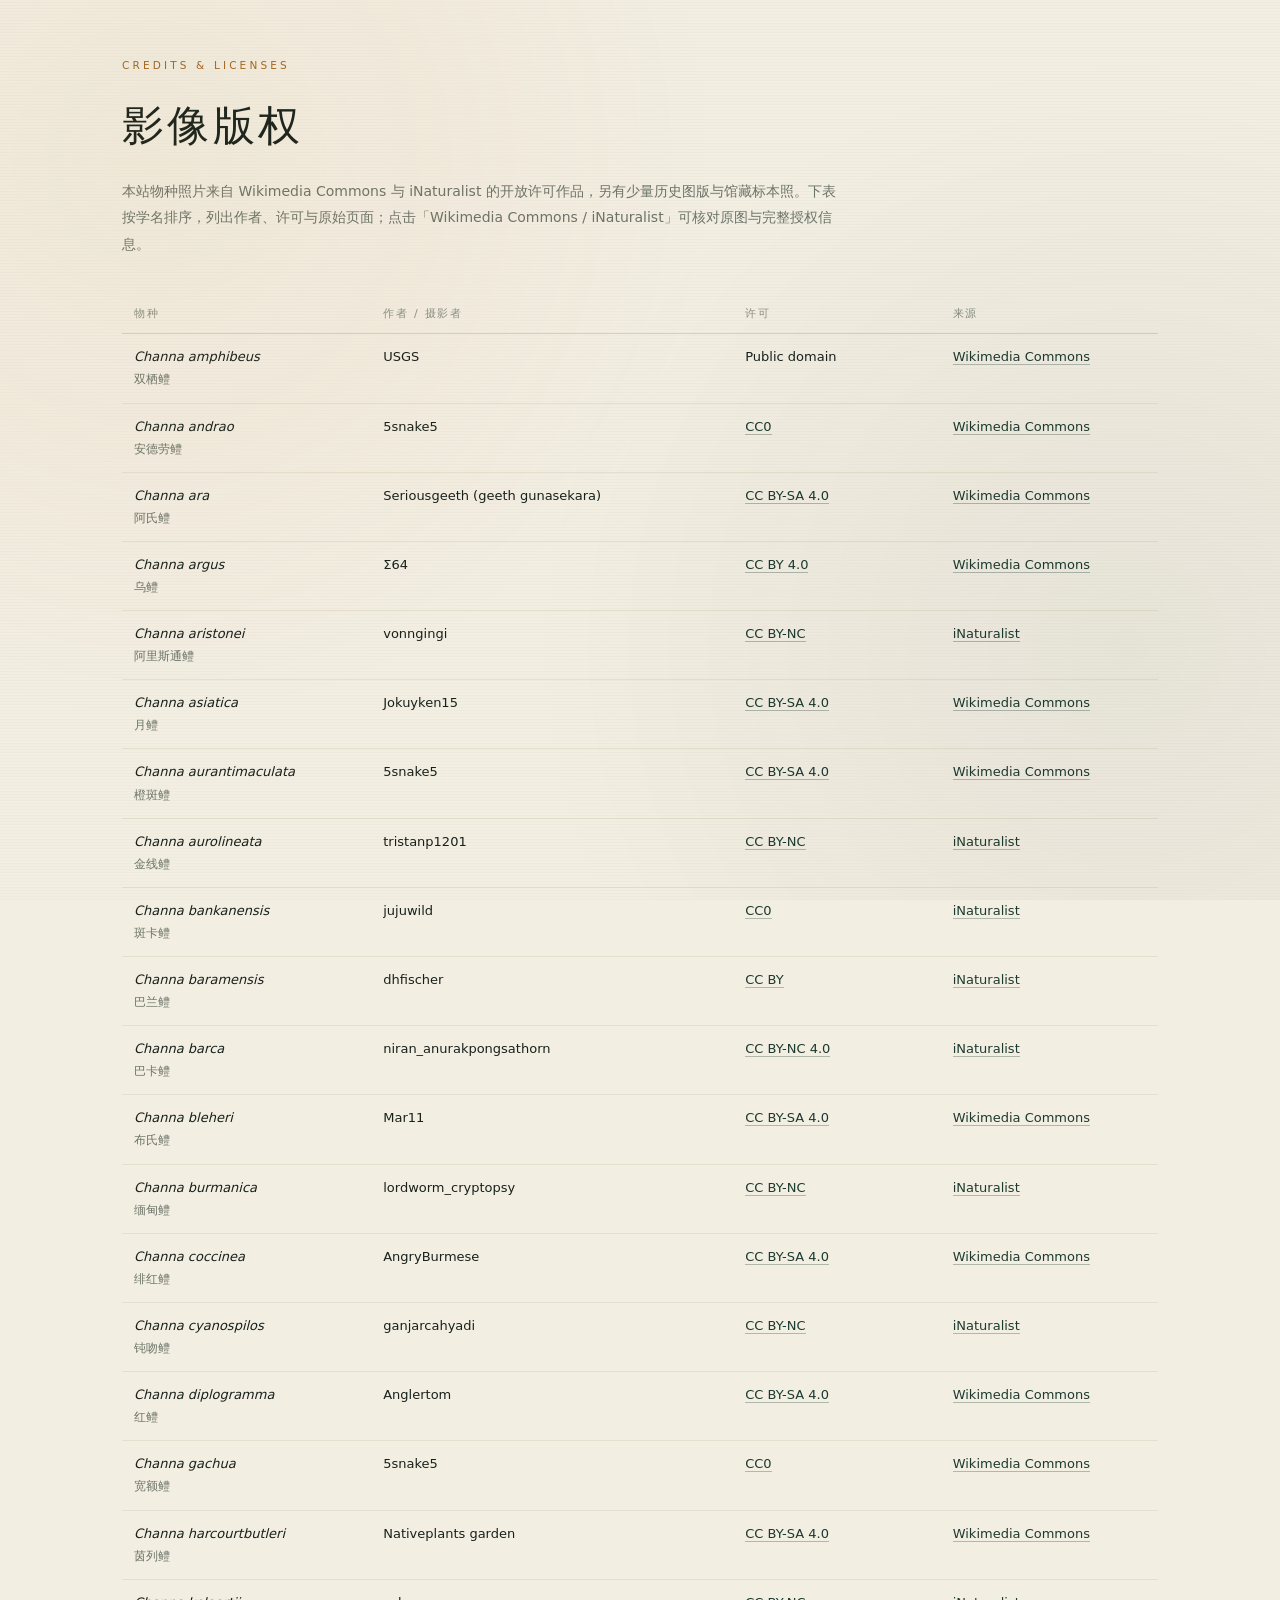
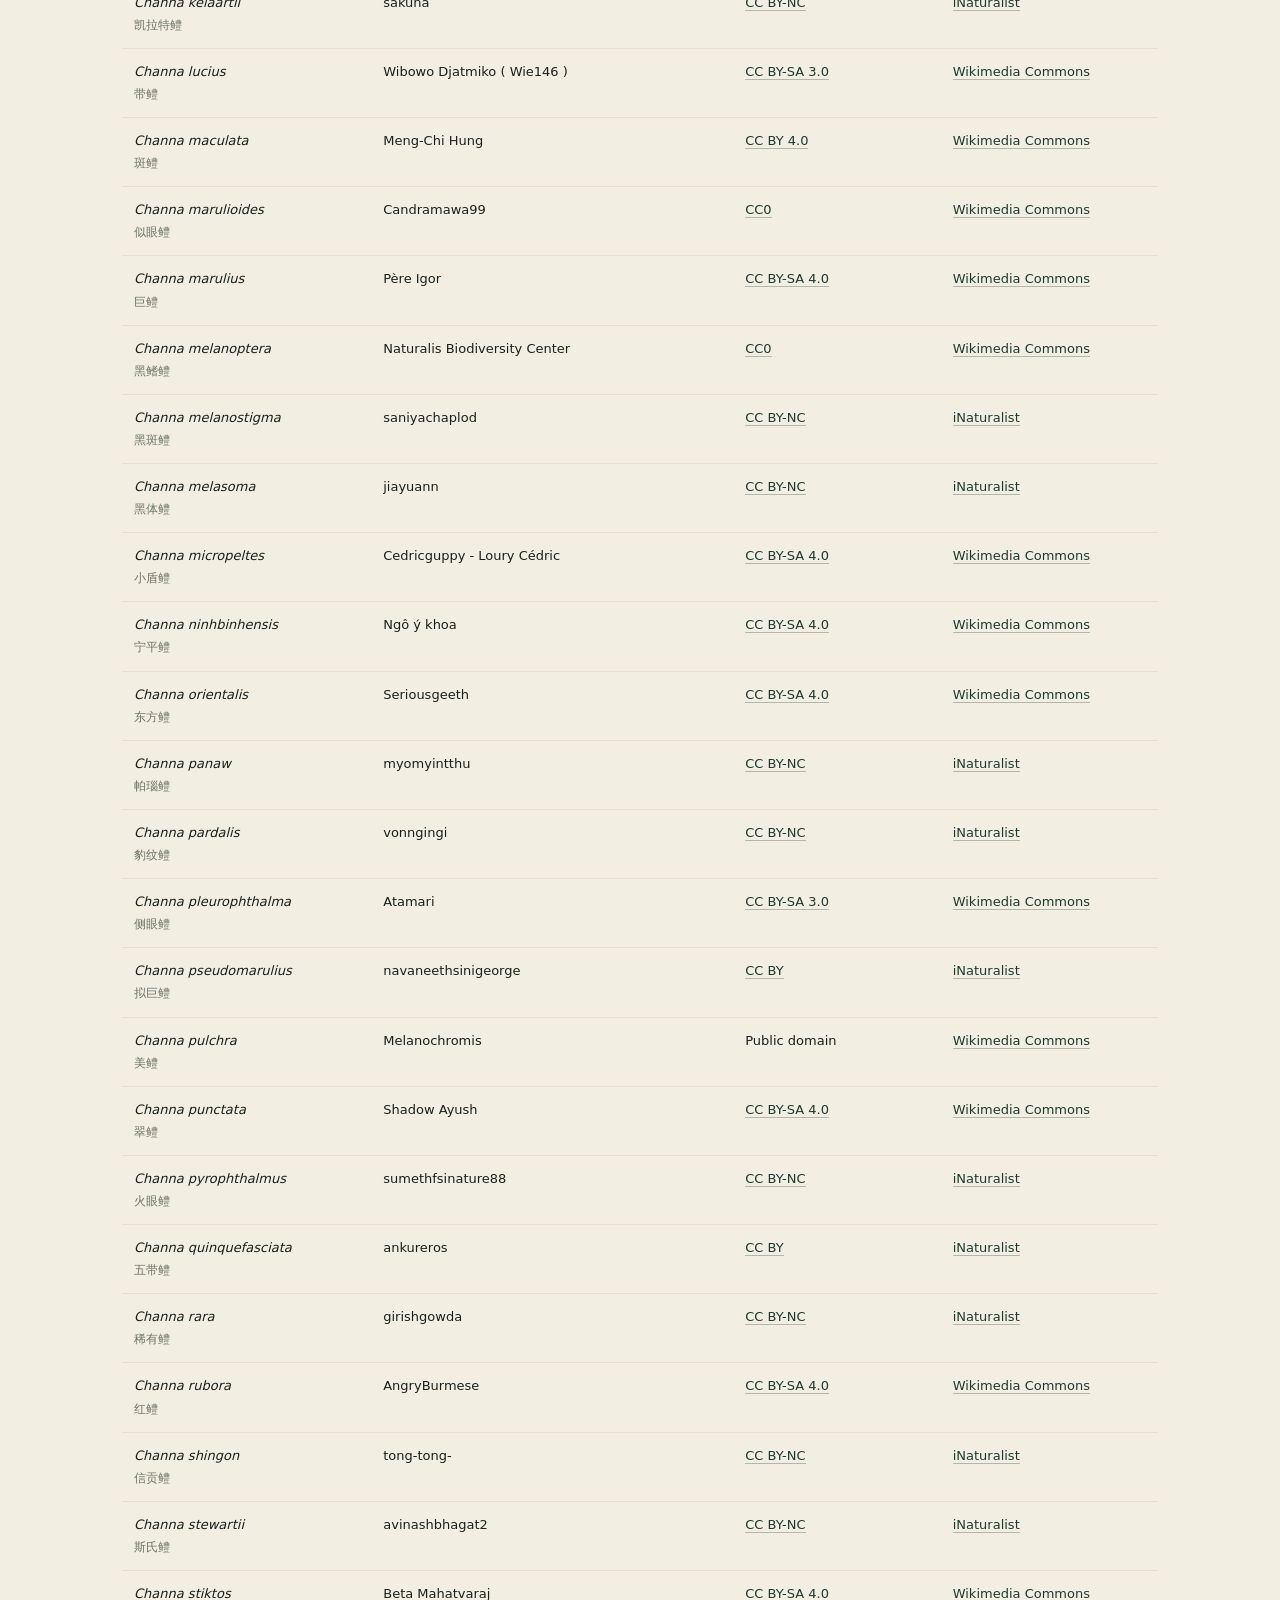
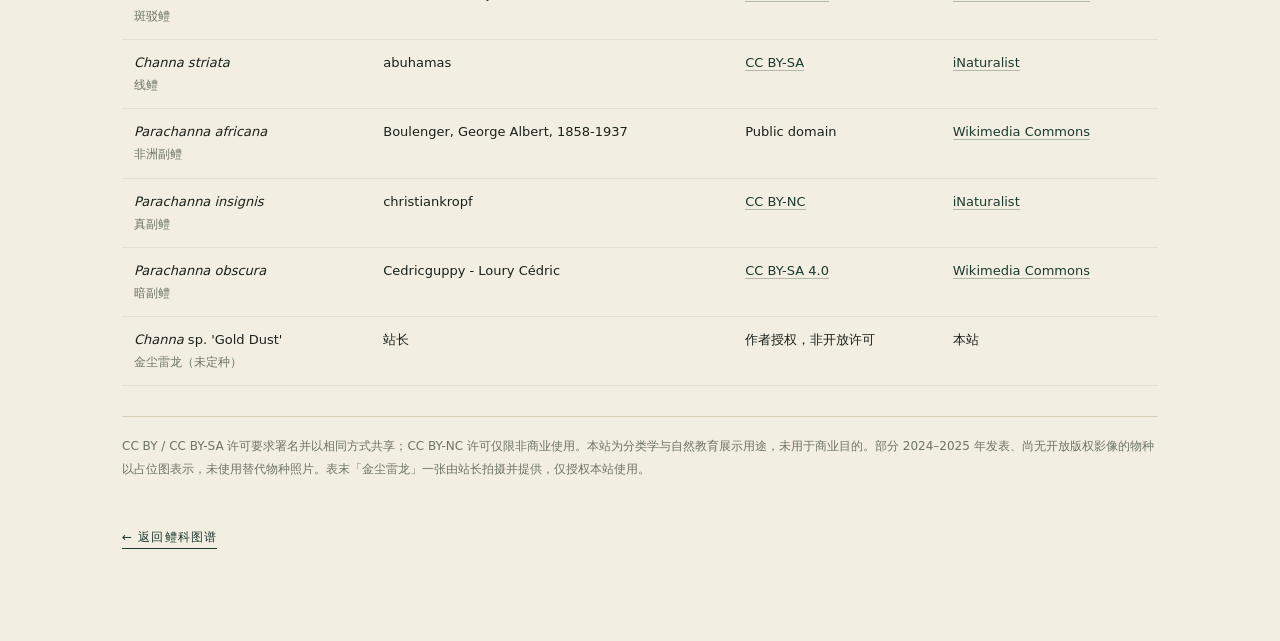
<file: credits.html>
<!DOCTYPE html>
<html lang="zh-CN">
<head>
<meta charset="utf-8">
<meta name="viewport" content="width=device-width, initial-scale=1">
<title>影像版权 · 鳢科图谱</title>
<link rel="stylesheet" href="assets/css/main.css">
<style>
  .credits{max-width:1100px;margin:0 auto;padding:56px 32px 90px}
  .credits h1{font-family:var(--serif);font-size:2.6rem;font-weight:500;letter-spacing:.08em;margin:0 0 10px}
  .credits p.lead{color:var(--muted);font-size:14px;line-height:1.9;max-width:720px}
  .credits table{width:100%;border-collapse:collapse;margin-top:36px;font-size:13px}
  .credits th{text-align:left;font-weight:500;font-size:11px;letter-spacing:.16em;text-transform:uppercase;color:var(--muted-2);border-bottom:1px solid var(--line);padding:10px 12px}
  .credits td{padding:12px;border-bottom:1px solid var(--line-soft);vertical-align:top;line-height:1.7}
  .credits td .zh{font-family:var(--serif);color:var(--muted);font-size:12px}
  .credits a{color:var(--forest);border-bottom:1px solid rgba(28,58,48,.3)}
  .credits .back{display:inline-block;margin-top:34px;font-size:12px;letter-spacing:.1em;border-bottom:1px solid var(--forest)}
  .credits .note{margin-top:30px;padding-top:18px;border-top:1px solid var(--line);font-size:12px;color:var(--muted);line-height:1.9}
</style>
</head>
<body>
<main class="credits">
  <p class="section-kicker">Credits &amp; Licenses</p>
  <h1>影像版权</h1>
  <p class="lead">本站物种照片来自 Wikimedia Commons 与 iNaturalist 的开放许可作品，另有少量历史图版与馆藏标本照。下表按学名排序，列出作者、许可与原始页面；点击「Wikimedia Commons / iNaturalist」可核对原图与完整授权信息。</p>
  <table>
    <thead><tr><th>物种</th><th>作者 / 摄影者</th><th>许可</th><th>来源</th></tr></thead>
    <tbody>
      <tr><td><em>Channa amphibeus</em><br><span class="zh">双栖鳢</span></td><td>USGS</td><td>Public domain</td><td><a href="https://commons.wikimedia.org/wiki/File%3AChanna_amphibeus_after_shaw_and_shebbeare_1938.jpg" target="_blank" rel="noopener">Wikimedia Commons</a></td></tr>
<tr><td><em>Channa andrao</em><br><span class="zh">安德劳鳢</span></td><td>5snake5</td><td><a href="http://creativecommons.org/publicdomain/zero/1.0/deed.en" target="_blank" rel="noopener">CC0</a></td><td><a href="https://commons.wikimedia.org/wiki/File%3AChanna_andrao_im_Aquarium.jpg" target="_blank" rel="noopener">Wikimedia Commons</a></td></tr>
<tr><td><em>Channa ara</em><br><span class="zh">阿氏鳢</span></td><td>Seriousgeeth (geeth gunasekara)</td><td><a href="https://creativecommons.org/licenses/by-sa/4.0" target="_blank" rel="noopener">CC BY-SA 4.0</a></td><td><a href="https://commons.wikimedia.org/wiki/File%3AChanna_Ara.jpg" target="_blank" rel="noopener">Wikimedia Commons</a></td></tr>
<tr><td><em>Channa argus</em><br><span class="zh">乌鳢</span></td><td>Σ64</td><td><a href="https://creativecommons.org/licenses/by/4.0" target="_blank" rel="noopener">CC BY 4.0</a></td><td><a href="https://commons.wikimedia.org/wiki/File%3AChanna_argus_01.jpg" target="_blank" rel="noopener">Wikimedia Commons</a></td></tr>
<tr><td><em>Channa aristonei</em><br><span class="zh">阿里斯通鳢</span></td><td>vonngingi</td><td><a href="https://creativecommons.org/licenses/cc-by-nc/" target="_blank" rel="noopener">CC BY-NC</a></td><td><a href="https://www.inaturalist.org/observations/161419744" target="_blank" rel="noopener">iNaturalist</a></td></tr>
<tr><td><em>Channa asiatica</em><br><span class="zh">月鳢</span></td><td>Jokuyken15</td><td><a href="https://creativecommons.org/licenses/by-sa/4.0" target="_blank" rel="noopener">CC BY-SA 4.0</a></td><td><a href="https://commons.wikimedia.org/wiki/File%3AChanna_asiatica_red.jpg" target="_blank" rel="noopener">Wikimedia Commons</a></td></tr>
<tr><td><em>Channa aurantimaculata</em><br><span class="zh">橙斑鳢</span></td><td>5snake5</td><td><a href="https://creativecommons.org/licenses/by-sa/4.0" target="_blank" rel="noopener">CC BY-SA 4.0</a></td><td><a href="https://commons.wikimedia.org/wiki/File%3AChanna_aurantimaculata-_lateral.jpg" target="_blank" rel="noopener">Wikimedia Commons</a></td></tr>
<tr><td><em>Channa aurolineata</em><br><span class="zh">金线鳢</span></td><td>tristanp1201</td><td><a href="https://creativecommons.org/licenses/cc-by-nc/" target="_blank" rel="noopener">CC BY-NC</a></td><td><a href="https://www.inaturalist.org/observations/49889659" target="_blank" rel="noopener">iNaturalist</a></td></tr>
<tr><td><em>Channa bankanensis</em><br><span class="zh">斑卡鳢</span></td><td>jujuwild</td><td><a href="https://creativecommons.org/licenses/cc0/" target="_blank" rel="noopener">CC0</a></td><td><a href="https://www.inaturalist.org/observations/253366069" target="_blank" rel="noopener">iNaturalist</a></td></tr>
<tr><td><em>Channa baramensis</em><br><span class="zh">巴兰鳢</span></td><td>dhfischer</td><td><a href="https://creativecommons.org/licenses/cc-by/" target="_blank" rel="noopener">CC BY</a></td><td><a href="https://www.inaturalist.org/observations/179482415" target="_blank" rel="noopener">iNaturalist</a></td></tr>
<tr><td><em>Channa barca</em><br><span class="zh">巴卡鳢</span></td><td>niran_anurakpongsathorn</td><td><a href="https://creativecommons.org/licenses/by-nc/4.0" target="_blank" rel="noopener">CC BY-NC 4.0</a></td><td><a href="https://www.inaturalist.org/observations/349264460" target="_blank" rel="noopener">iNaturalist</a></td></tr>
<tr><td><em>Channa bleheri</em><br><span class="zh">布氏鳢</span></td><td>Mar11</td><td><a href="https://creativecommons.org/licenses/by-sa/4.0" target="_blank" rel="noopener">CC BY-SA 4.0</a></td><td><a href="https://commons.wikimedia.org/wiki/File%3AChanna_Bleheri_juvenile.jpg" target="_blank" rel="noopener">Wikimedia Commons</a></td></tr>
<tr><td><em>Channa burmanica</em><br><span class="zh">缅甸鳢</span></td><td>lordworm_cryptopsy</td><td><a href="https://creativecommons.org/licenses/cc-by-nc/" target="_blank" rel="noopener">CC BY-NC</a></td><td><a href="https://www.inaturalist.org/observations/259520478" target="_blank" rel="noopener">iNaturalist</a></td></tr>
<tr><td><em>Channa coccinea</em><br><span class="zh">绯红鳢</span></td><td>AngryBurmese</td><td><a href="https://creativecommons.org/licenses/by-sa/4.0" target="_blank" rel="noopener">CC BY-SA 4.0</a></td><td><a href="https://commons.wikimedia.org/wiki/File%3ACrimson_blue.jpg" target="_blank" rel="noopener">Wikimedia Commons</a></td></tr>
<tr><td><em>Channa cyanospilos</em><br><span class="zh">钝吻鳢</span></td><td>ganjarcahyadi</td><td><a href="https://creativecommons.org/licenses/cc-by-nc/" target="_blank" rel="noopener">CC BY-NC</a></td><td><a href="https://www.inaturalist.org/observations/41284517" target="_blank" rel="noopener">iNaturalist</a></td></tr>
<tr><td><em>Channa diplogramma</em><br><span class="zh">红鳢</span></td><td>Anglertom</td><td><a href="https://creativecommons.org/licenses/by-sa/4.0" target="_blank" rel="noopener">CC BY-SA 4.0</a></td><td><a href="https://commons.wikimedia.org/wiki/File%3AChanna_Diplogramma_angler.jpg" target="_blank" rel="noopener">Wikimedia Commons</a></td></tr>
<tr><td><em>Channa gachua</em><br><span class="zh">宽额鳢</span></td><td>5snake5</td><td><a href="http://creativecommons.org/publicdomain/zero/1.0/deed.en" target="_blank" rel="noopener">CC0</a></td><td><a href="https://commons.wikimedia.org/wiki/File%3AChanna_gachua_portrait_2.jpg" target="_blank" rel="noopener">Wikimedia Commons</a></td></tr>
<tr><td><em>Channa harcourtbutleri</em><br><span class="zh">茵列鳢</span></td><td>Nativeplants garden</td><td><a href="https://creativecommons.org/licenses/by-sa/4.0" target="_blank" rel="noopener">CC BY-SA 4.0</a></td><td><a href="https://commons.wikimedia.org/wiki/File%3AChanna_harcourtbutleri.jpg" target="_blank" rel="noopener">Wikimedia Commons</a></td></tr>
<tr><td><em>Channa kelaartii</em><br><span class="zh">凯拉特鳢</span></td><td>sakuna</td><td><a href="https://creativecommons.org/licenses/cc-by-nc/" target="_blank" rel="noopener">CC BY-NC</a></td><td><a href="https://www.inaturalist.org/observations/120790079" target="_blank" rel="noopener">iNaturalist</a></td></tr>
<tr><td><em>Channa lucius</em><br><span class="zh">带鳢</span></td><td>Wibowo Djatmiko ( Wie146 )</td><td><a href="https://creativecommons.org/licenses/by-sa/3.0" target="_blank" rel="noopener">CC BY-SA 3.0</a></td><td><a href="https://commons.wikimedia.org/wiki/File%3AChanna_lucius_100614-3493_awr.jpg" target="_blank" rel="noopener">Wikimedia Commons</a></td></tr>
<tr><td><em>Channa maculata</em><br><span class="zh">斑鳢</span></td><td>Meng-Chi Hung</td><td><a href="https://creativecommons.org/licenses/by/4.0" target="_blank" rel="noopener">CC BY 4.0</a></td><td><a href="https://commons.wikimedia.org/wiki/File%3AChanna_maculata_170712814.jpg" target="_blank" rel="noopener">Wikimedia Commons</a></td></tr>
<tr><td><em>Channa marulioides</em><br><span class="zh">似眼鳢</span></td><td>Candramawa99</td><td><a href="http://creativecommons.org/publicdomain/zero/1.0/deed.en" target="_blank" rel="noopener">CC0</a></td><td><a href="https://commons.wikimedia.org/wiki/File%3AChanna_Marulioides_Yellow_Sentarum.jpg" target="_blank" rel="noopener">Wikimedia Commons</a></td></tr>
<tr><td><em>Channa marulius</em><br><span class="zh">巨鳢</span></td><td>Père Igor</td><td><a href="https://creativecommons.org/licenses/by-sa/4.0" target="_blank" rel="noopener">CC BY-SA 4.0</a></td><td><a href="https://commons.wikimedia.org/wiki/File%3AChanna_marulius_%28poisson_t%C3%AAte_de_serpent%29_%281%29.jpg" target="_blank" rel="noopener">Wikimedia Commons</a></td></tr>
<tr><td><em>Channa melanoptera</em><br><span class="zh">黑鳍鳢</span></td><td>Naturalis Biodiversity Center</td><td><a href="https://creativecommons.org/publicdomain/zero/1.0/" target="_blank" rel="noopener">CC0</a></td><td><a href="https://bioportal.naturalis.nl/" target="_blank" rel="noopener">Wikimedia Commons</a></td></tr>
<tr><td><em>Channa melanostigma</em><br><span class="zh">黑斑鳢</span></td><td>saniyachaplod</td><td><a href="https://creativecommons.org/licenses/cc-by-nc/" target="_blank" rel="noopener">CC BY-NC</a></td><td><a href="https://www.inaturalist.org/observations/36556065" target="_blank" rel="noopener">iNaturalist</a></td></tr>
<tr><td><em>Channa melasoma</em><br><span class="zh">黑体鳢</span></td><td>jiayuann</td><td><a href="https://creativecommons.org/licenses/cc-by-nc/" target="_blank" rel="noopener">CC BY-NC</a></td><td><a href="https://www.inaturalist.org/observations/226190178" target="_blank" rel="noopener">iNaturalist</a></td></tr>
<tr><td><em>Channa micropeltes</em><br><span class="zh">小盾鳢</span></td><td>Cedricguppy - Loury Cédric</td><td><a href="https://creativecommons.org/licenses/by-sa/4.0" target="_blank" rel="noopener">CC BY-SA 4.0</a></td><td><a href="https://commons.wikimedia.org/wiki/File%3AChanna_micropeltes_-_T%C3%AAte_de_serpent_-_Aqua_Porte_Dor%C3%A9e_01.JPG" target="_blank" rel="noopener">Wikimedia Commons</a></td></tr>
<tr><td><em>Channa ninhbinhensis</em><br><span class="zh">宁平鳢</span></td><td>Ngô ý khoa</td><td><a href="https://creativecommons.org/licenses/by-sa/4.0" target="_blank" rel="noopener">CC BY-SA 4.0</a></td><td><a href="https://commons.wikimedia.org/wiki/File%3AS03c6f19f29ea470b8cb95912c51421b97.jpg" target="_blank" rel="noopener">Wikimedia Commons</a></td></tr>
<tr><td><em>Channa orientalis</em><br><span class="zh">东方鳢</span></td><td>Seriousgeeth</td><td><a href="https://creativecommons.org/licenses/by-sa/4.0" target="_blank" rel="noopener">CC BY-SA 4.0</a></td><td><a href="https://commons.wikimedia.org/wiki/File%3AChanna_Orientalis.jpg" target="_blank" rel="noopener">Wikimedia Commons</a></td></tr>
<tr><td><em>Channa panaw</em><br><span class="zh">帕瑙鳢</span></td><td>myomyintthu</td><td><a href="https://creativecommons.org/licenses/cc-by-nc/" target="_blank" rel="noopener">CC BY-NC</a></td><td><a href="https://www.inaturalist.org/observations/140505511" target="_blank" rel="noopener">iNaturalist</a></td></tr>
<tr><td><em>Channa pardalis</em><br><span class="zh">豹纹鳢</span></td><td>vonngingi</td><td><a href="https://creativecommons.org/licenses/cc-by-nc/" target="_blank" rel="noopener">CC BY-NC</a></td><td><a href="https://www.inaturalist.org/observations/86001603" target="_blank" rel="noopener">iNaturalist</a></td></tr>
<tr><td><em>Channa pleurophthalma</em><br><span class="zh">侧眼鳢</span></td><td>Atamari</td><td><a href="https://creativecommons.org/licenses/by-sa/3.0" target="_blank" rel="noopener">CC BY-SA 3.0</a></td><td><a href="https://commons.wikimedia.org/wiki/File%3AChanna_pleurophthalma_0001.jpg" target="_blank" rel="noopener">Wikimedia Commons</a></td></tr>
<tr><td><em>Channa pseudomarulius</em><br><span class="zh">拟巨鳢</span></td><td>navaneethsinigeorge</td><td><a href="https://creativecommons.org/licenses/cc-by/" target="_blank" rel="noopener">CC BY</a></td><td><a href="https://www.inaturalist.org/observations/195549437" target="_blank" rel="noopener">iNaturalist</a></td></tr>
<tr><td><em>Channa pulchra</em><br><span class="zh">美鳢</span></td><td>Melanochromis</td><td>Public domain</td><td><a href="https://commons.wikimedia.org/wiki/File%3AChanna_pulchra_2404.jpg" target="_blank" rel="noopener">Wikimedia Commons</a></td></tr>
<tr><td><em>Channa punctata</em><br><span class="zh">翠鳢</span></td><td>Shadow Ayush</td><td><a href="https://creativecommons.org/licenses/by-sa/4.0/" target="_blank" rel="noopener">CC BY-SA 4.0</a></td><td><a href="https://commons.wikimedia.org/wiki/File:Snakehead,_Taudaha,_Kathmandu.jpg" target="_blank" rel="noopener">Wikimedia Commons</a></td></tr>
<tr><td><em>Channa pyrophthalmus</em><br><span class="zh">火眼鳢</span></td><td>sumethfsinature88</td><td><a href="https://creativecommons.org/licenses/cc-by-nc/" target="_blank" rel="noopener">CC BY-NC</a></td><td><a href="https://www.inaturalist.org/observations/370401127" target="_blank" rel="noopener">iNaturalist</a></td></tr>
<tr><td><em>Channa quinquefasciata</em><br><span class="zh">五带鳢</span></td><td>ankureros</td><td><a href="https://creativecommons.org/licenses/cc-by/" target="_blank" rel="noopener">CC BY</a></td><td><a href="https://www.inaturalist.org/observations/278455269" target="_blank" rel="noopener">iNaturalist</a></td></tr>
<tr><td><em>Channa rara</em><br><span class="zh">稀有鳢</span></td><td>girishgowda</td><td><a href="https://creativecommons.org/licenses/cc-by-nc/" target="_blank" rel="noopener">CC BY-NC</a></td><td><a href="https://www.inaturalist.org/observations/104339605" target="_blank" rel="noopener">iNaturalist</a></td></tr>
<tr><td><em>Channa rubora</em><br><span class="zh">红鳢</span></td><td>AngryBurmese</td><td><a href="https://creativecommons.org/licenses/by-sa/4.0" target="_blank" rel="noopener">CC BY-SA 4.0</a></td><td><a href="https://commons.wikimedia.org/wiki/File%3ARed_rim_rainbow.jpg" target="_blank" rel="noopener">Wikimedia Commons</a></td></tr>
<tr><td><em>Channa shingon</em><br><span class="zh">信贡鳢</span></td><td>tong-tong-</td><td><a href="https://creativecommons.org/licenses/cc-by-nc/" target="_blank" rel="noopener">CC BY-NC</a></td><td><a href="https://www.inaturalist.org/observations/270196805" target="_blank" rel="noopener">iNaturalist</a></td></tr>
<tr><td><em>Channa stewartii</em><br><span class="zh">斯氏鳢</span></td><td>avinashbhagat2</td><td><a href="https://creativecommons.org/licenses/cc-by-nc/" target="_blank" rel="noopener">CC BY-NC</a></td><td><a href="https://www.inaturalist.org/observations/343826049" target="_blank" rel="noopener">iNaturalist</a></td></tr>
<tr><td><em>Channa stiktos</em><br><span class="zh">斑驳鳢</span></td><td>Beta Mahatvaraj</td><td><a href="https://creativecommons.org/licenses/by-sa/4.0" target="_blank" rel="noopener">CC BY-SA 4.0</a></td><td><a href="https://commons.wikimedia.org/wiki/File%3AChanna_stiktos.jpg" target="_blank" rel="noopener">Wikimedia Commons</a></td></tr>
<tr><td><em>Channa striata</em><br><span class="zh">线鳢</span></td><td>abuhamas</td><td><a href="https://creativecommons.org/licenses/cc-by-sa/" target="_blank" rel="noopener">CC BY-SA</a></td><td><a href="https://www.inaturalist.org/observations/315436954" target="_blank" rel="noopener">iNaturalist</a></td></tr>
<tr><td><em>Parachanna africana</em><br><span class="zh">非洲副鳢</span></td><td>Boulenger, George Albert, 1858-1937</td><td>Public domain</td><td><a href="https://commons.wikimedia.org/wiki/File%3AParachanna_africana.jpg" target="_blank" rel="noopener">Wikimedia Commons</a></td></tr>
<tr><td><em>Parachanna insignis</em><br><span class="zh">真副鳢</span></td><td>christiankropf</td><td><a href="https://creativecommons.org/licenses/cc-by-nc/" target="_blank" rel="noopener">CC BY-NC</a></td><td><a href="https://www.inaturalist.org/observations/262993574" target="_blank" rel="noopener">iNaturalist</a></td></tr>
<tr><td><em>Parachanna obscura</em><br><span class="zh">暗副鳢</span></td><td>Cedricguppy - Loury Cédric</td><td><a href="https://creativecommons.org/licenses/by-sa/4.0" target="_blank" rel="noopener">CC BY-SA 4.0</a></td><td><a href="https://commons.wikimedia.org/wiki/File%3AParachanna_obscura_-_Aqua_Porte_Dor%C3%A9e_01.JPG" target="_blank" rel="noopener">Wikimedia Commons</a></td></tr>
    <tr><td><em>Channa</em> sp. 'Gold Dust'<br><span class="zh">金尘雷龙（未定种）</span></td><td>站长</td><td>作者授权，非开放许可</td><td>本站</td></tr>
</tbody>
  </table>
  <p class="note">CC BY / CC BY-SA 许可要求署名并以相同方式共享；CC BY-NC 许可仅限非商业使用。本站为分类学与自然教育展示用途，未用于商业目的。部分 2024–2025 年发表、尚无开放版权影像的物种以占位图表示，未使用替代物种照片。表末「金尘雷龙」一张由站长拍摄并提供，仅授权本站使用。</p>
  <a class="back" href="index.html">← 返回鳢科图谱</a>
</main>
</body>
</html>
</file>
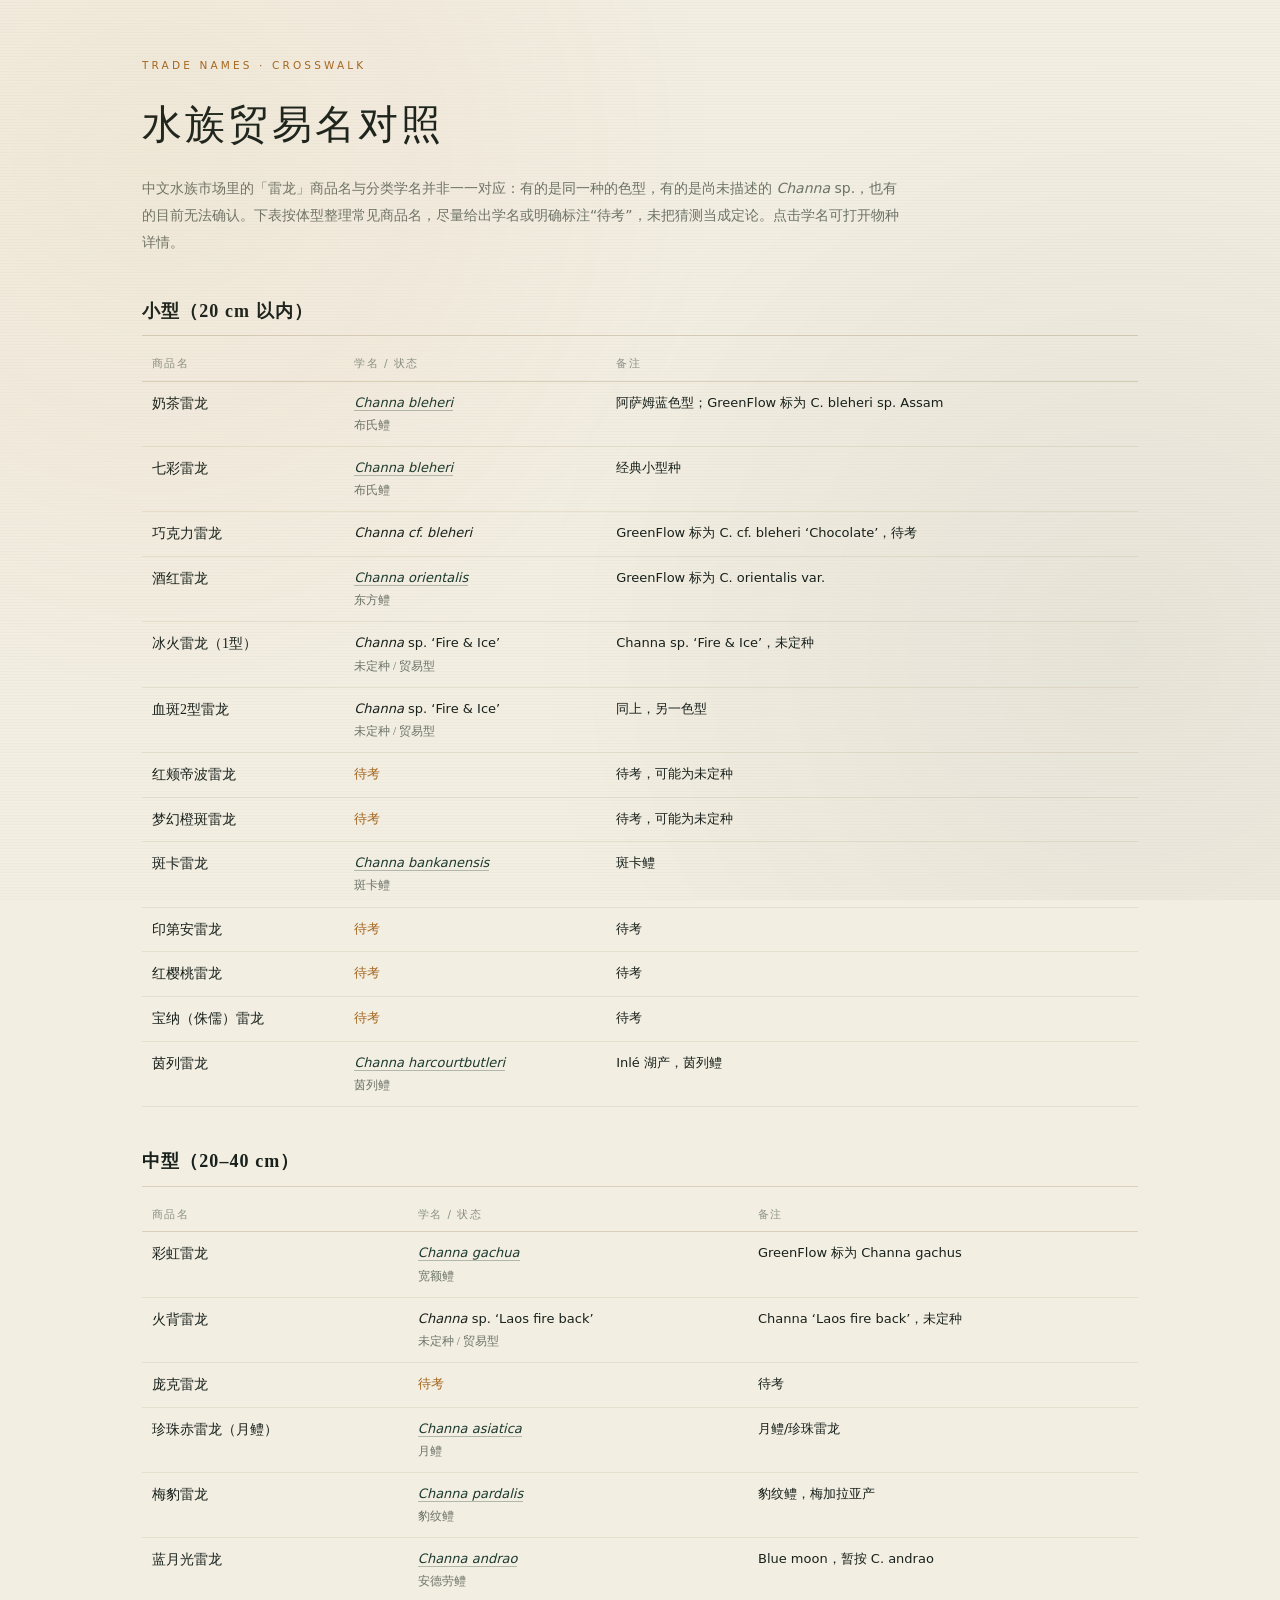
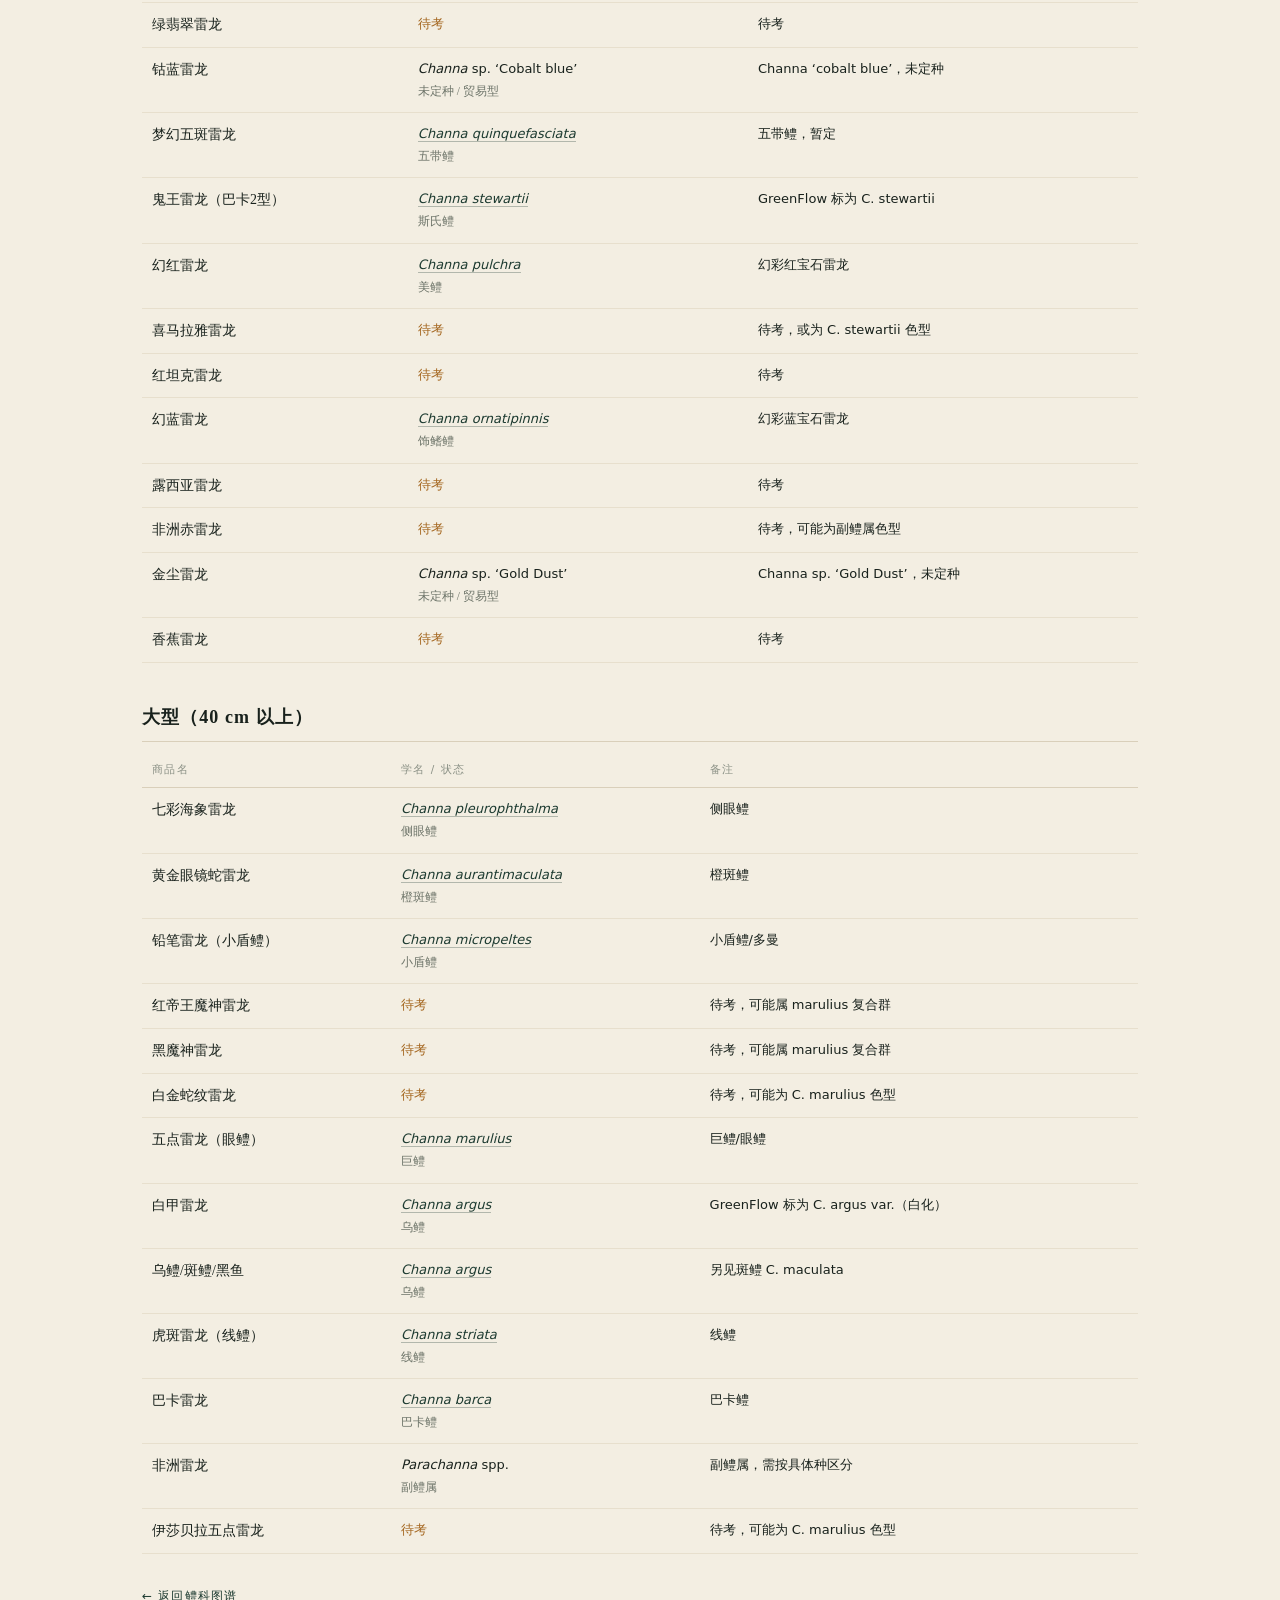
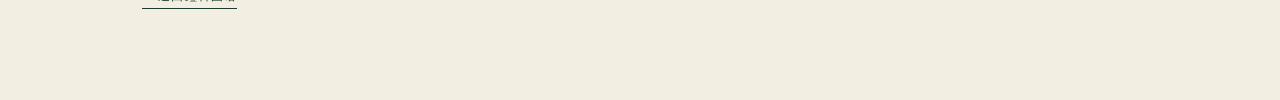
<file: trade-names.html>
<!DOCTYPE html>
<html lang="zh-CN">
<head>
<meta charset="utf-8">
<meta name="viewport" content="width=device-width, initial-scale=1">
<title>水族贸易名对照 · 鳢科图谱</title>
<link rel="stylesheet" href="assets/css/main.css">
<style>
  .trade-page{max-width:1060px;margin:0 auto;padding:56px 32px 90px}
  .trade-page h1{font-family:var(--serif);font-size:2.5rem;font-weight:500;letter-spacing:.08em;margin:0 0 12px}
  .trade-page p.lead{color:var(--muted);font-size:14px;line-height:1.95;max-width:760px}
  .trade-page h2{font-family:var(--serif);font-size:18px;font-weight:600;letter-spacing:.06em;margin:38px 0 10px;padding-bottom:8px;border-bottom:1px solid var(--line)}
  .trade-page table{width:100%;border-collapse:collapse;font-size:13px}
  .trade-page th{text-align:left;font-weight:500;font-size:10.5px;letter-spacing:.14em;text-transform:uppercase;color:var(--muted-2);padding:8px 10px;border-bottom:1px solid var(--line)}
  .trade-page td{padding:10px;border-bottom:1px solid var(--line-soft);vertical-align:top;line-height:1.7}
  .trade-page td:first-child{font-family:var(--serif);font-size:14px;white-space:nowrap}
  .trade-page .zh{font-family:var(--serif);font-size:11.5px;color:var(--muted)}
  .trade-page .pending{color:var(--ochre)}
  .trade-page a{color:var(--forest);border-bottom:1px solid rgba(28,58,48,.3)}
  .trade-page .back{display:inline-block;margin-top:32px;font-size:12px;letter-spacing:.1em;border-bottom:1px solid var(--forest)}
</style>
</head>
<body>
<main class="trade-page">
  <p class="section-kicker">Trade Names · Crosswalk</p>
  <h1>水族贸易名对照</h1>
  <p class="lead">中文水族市场里的「雷龙」商品名与分类学名并非一一对应：有的是同一种的色型，有的是尚未描述的 <em>Channa</em> sp.，也有的目前无法确认。下表按体型整理常见商品名，尽量给出学名或明确标注“待考”，未把猜测当成定论。点击学名可打开物种详情。</p>
  <h2>小型（20 cm 以内）</h2><table><thead><tr><th>商品名</th><th>学名 / 状态</th><th>备注</th></tr></thead><tbody><tr><td>奶茶雷龙</td><td><a href="index.html?sp=channa-bleheri"><em>Channa bleheri</em></a><br><span class="zh">布氏鳢</span></td><td>阿萨姆蓝色型；GreenFlow 标为 C. bleheri sp. Assam</td></tr><tr><td>七彩雷龙</td><td><a href="index.html?sp=channa-bleheri"><em>Channa bleheri</em></a><br><span class="zh">布氏鳢</span></td><td>经典小型种</td></tr><tr><td>巧克力雷龙</td><td><em>Channa cf. bleheri</em></td><td>GreenFlow 标为 C. cf. bleheri ‘Chocolate’，待考</td></tr><tr><td>酒红雷龙</td><td><a href="index.html?sp=channa-orientalis"><em>Channa orientalis</em></a><br><span class="zh">东方鳢</span></td><td>GreenFlow 标为 C. orientalis var.</td></tr><tr><td>冰火雷龙（1型）</td><td><em>Channa</em> sp. ‘Fire & Ice’<br><span class="zh">未定种 / 贸易型</span></td><td>Channa sp. ‘Fire & Ice’，未定种</td></tr><tr><td>血斑2型雷龙</td><td><em>Channa</em> sp. ‘Fire & Ice’<br><span class="zh">未定种 / 贸易型</span></td><td>同上，另一色型</td></tr><tr><td>红颊帝波雷龙</td><td><span class="pending">待考</span></td><td>待考，可能为未定种</td></tr><tr><td>梦幻橙斑雷龙</td><td><span class="pending">待考</span></td><td>待考，可能为未定种</td></tr><tr><td>斑卡雷龙</td><td><a href="index.html?sp=channa-bankanensis"><em>Channa bankanensis</em></a><br><span class="zh">斑卡鳢</span></td><td>斑卡鳢</td></tr><tr><td>印第安雷龙</td><td><span class="pending">待考</span></td><td>待考</td></tr><tr><td>红樱桃雷龙</td><td><span class="pending">待考</span></td><td>待考</td></tr><tr><td>宝纳（侏儒）雷龙</td><td><span class="pending">待考</span></td><td>待考</td></tr><tr><td>茵列雷龙</td><td><a href="index.html?sp=channa-harcourtbutleri"><em>Channa harcourtbutleri</em></a><br><span class="zh">茵列鳢</span></td><td>Inlé 湖产，茵列鳢</td></tr></tbody></table>
<h2>中型（20–40 cm）</h2><table><thead><tr><th>商品名</th><th>学名 / 状态</th><th>备注</th></tr></thead><tbody><tr><td>彩虹雷龙</td><td><a href="index.html?sp=channa-gachua"><em>Channa gachua</em></a><br><span class="zh">宽额鳢</span></td><td>GreenFlow 标为 Channa gachus</td></tr><tr><td>火背雷龙</td><td><em>Channa</em> sp. ‘Laos fire back’<br><span class="zh">未定种 / 贸易型</span></td><td>Channa ‘Laos fire back’，未定种</td></tr><tr><td>庞克雷龙</td><td><span class="pending">待考</span></td><td>待考</td></tr><tr><td>珍珠赤雷龙（月鳢）</td><td><a href="index.html?sp=channa-asiatica"><em>Channa asiatica</em></a><br><span class="zh">月鳢</span></td><td>月鳢/珍珠雷龙</td></tr><tr><td>梅豹雷龙</td><td><a href="index.html?sp=channa-pardalis"><em>Channa pardalis</em></a><br><span class="zh">豹纹鳢</span></td><td>豹纹鳢，梅加拉亚产</td></tr><tr><td>蓝月光雷龙</td><td><a href="index.html?sp=channa-andrao"><em>Channa andrao</em></a><br><span class="zh">安德劳鳢</span></td><td>Blue moon，暂按 C. andrao</td></tr><tr><td>绿翡翠雷龙</td><td><span class="pending">待考</span></td><td>待考</td></tr><tr><td>钴蓝雷龙</td><td><em>Channa</em> sp. ‘Cobalt blue’<br><span class="zh">未定种 / 贸易型</span></td><td>Channa ‘cobalt blue’，未定种</td></tr><tr><td>梦幻五斑雷龙</td><td><a href="index.html?sp=channa-quinquefasciata"><em>Channa quinquefasciata</em></a><br><span class="zh">五带鳢</span></td><td>五带鳢，暂定</td></tr><tr><td>鬼王雷龙（巴卡2型）</td><td><a href="index.html?sp=channa-stewartii"><em>Channa stewartii</em></a><br><span class="zh">斯氏鳢</span></td><td>GreenFlow 标为 C. stewartii</td></tr><tr><td>幻红雷龙</td><td><a href="index.html?sp=channa-pulchra"><em>Channa pulchra</em></a><br><span class="zh">美鳢</span></td><td>幻彩红宝石雷龙</td></tr><tr><td>喜马拉雅雷龙</td><td><span class="pending">待考</span></td><td>待考，或为 C. stewartii 色型</td></tr><tr><td>红坦克雷龙</td><td><span class="pending">待考</span></td><td>待考</td></tr><tr><td>幻蓝雷龙</td><td><a href="index.html?sp=channa-ornatipinnis"><em>Channa ornatipinnis</em></a><br><span class="zh">饰鳍鳢</span></td><td>幻彩蓝宝石雷龙</td></tr><tr><td>露西亚雷龙</td><td><span class="pending">待考</span></td><td>待考</td></tr><tr><td>非洲赤雷龙</td><td><span class="pending">待考</span></td><td>待考，可能为副鳢属色型</td></tr><tr><td>金尘雷龙</td><td><em>Channa</em> sp. ‘Gold Dust’<br><span class="zh">未定种 / 贸易型</span></td><td>Channa sp. ‘Gold Dust’，未定种</td></tr><tr><td>香蕉雷龙</td><td><span class="pending">待考</span></td><td>待考</td></tr></tbody></table>
<h2>大型（40 cm 以上）</h2><table><thead><tr><th>商品名</th><th>学名 / 状态</th><th>备注</th></tr></thead><tbody><tr><td>七彩海象雷龙</td><td><a href="index.html?sp=channa-pleurophthalma"><em>Channa pleurophthalma</em></a><br><span class="zh">侧眼鳢</span></td><td>侧眼鳢</td></tr><tr><td>黄金眼镜蛇雷龙</td><td><a href="index.html?sp=channa-aurantimaculata"><em>Channa aurantimaculata</em></a><br><span class="zh">橙斑鳢</span></td><td>橙斑鳢</td></tr><tr><td>铅笔雷龙（小盾鳢）</td><td><a href="index.html?sp=channa-micropeltes"><em>Channa micropeltes</em></a><br><span class="zh">小盾鳢</span></td><td>小盾鳢/多曼</td></tr><tr><td>红帝王魔神雷龙</td><td><span class="pending">待考</span></td><td>待考，可能属 marulius 复合群</td></tr><tr><td>黑魔神雷龙</td><td><span class="pending">待考</span></td><td>待考，可能属 marulius 复合群</td></tr><tr><td>白金蛇纹雷龙</td><td><span class="pending">待考</span></td><td>待考，可能为 C. marulius 色型</td></tr><tr><td>五点雷龙（眼鳢）</td><td><a href="index.html?sp=channa-marulius"><em>Channa marulius</em></a><br><span class="zh">巨鳢</span></td><td>巨鳢/眼鳢</td></tr><tr><td>白甲雷龙</td><td><a href="index.html?sp=channa-argus"><em>Channa argus</em></a><br><span class="zh">乌鳢</span></td><td>GreenFlow 标为 C. argus var.（白化）</td></tr><tr><td>乌鳢/斑鳢/黑鱼</td><td><a href="index.html?sp=channa-argus"><em>Channa argus</em></a><br><span class="zh">乌鳢</span></td><td>另见斑鳢 C. maculata</td></tr><tr><td>虎斑雷龙（线鳢）</td><td><a href="index.html?sp=channa-striata"><em>Channa striata</em></a><br><span class="zh">线鳢</span></td><td>线鳢</td></tr><tr><td>巴卡雷龙</td><td><a href="index.html?sp=channa-barca"><em>Channa barca</em></a><br><span class="zh">巴卡鳢</span></td><td>巴卡鳢</td></tr><tr><td>非洲雷龙</td><td><em>Parachanna</em> spp.<br><span class="zh">副鳢属</span></td><td>副鳢属，需按具体种区分</td></tr><tr><td>伊莎贝拉五点雷龙</td><td><span class="pending">待考</span></td><td>待考，可能为 C. marulius 色型</td></tr></tbody></table>
  <a class="back" href="index.html">← 返回鳢科图谱</a>
</main>
</body>
</html>
</file>
<file: assets/css/main.css>
/* ==========================================================================
   鳢科图谱 · Channidae Atlas
   ========================================================================== */

:root{
  --paper:#f3eee2;
  --paper-2:#faf6ec;
  --paper-3:#ece4d2;
  --ink:#18211c;
  --ink-2:#333d36;
  --muted:#6d7469;
  --muted-2:#8b9186;
  --line:#d9cfba;
  --line-soft:#e7dfcd;
  --forest:#1c3a30;
  --forest-2:#274c3f;
  --forest-3:#152a23;
  --ochre:#a4661f;
  --ochre-soft:#c98d45;
  --accent:#a8392c;
  --cream:#f1e8d6;
  --gold:#d3ab6a;
  --serif:"Noto Serif SC","Source Han Serif SC","Songti SC","STSong",SimSun,Georgia,"Times New Roman",serif;
  --sans:"Noto Sans SC","PingFang SC","Hiragino Sans GB","Microsoft YaHei","Segoe UI",system-ui,sans-serif;
  --shadow-s:0 1px 2px rgba(24,33,28,.05);
  --shadow-m:0 18px 40px -22px rgba(24,33,28,.35);
  --shadow-l:0 40px 90px -40px rgba(10,18,14,.55);
  --ease:cubic-bezier(.22,.61,.36,1);
}

*,*::before,*::after{box-sizing:border-box}
html{scroll-behavior:smooth;-webkit-text-size-adjust:100%;text-size-adjust:100%}
body{
  margin:0;
  background:var(--paper);
  color:var(--ink);
  font-family:var(--sans);
  font-size:16px;
  line-height:1.8;
  -webkit-font-smoothing:antialiased;
  text-rendering:optimizeLegibility;
}
body::before{
  content:"";
  position:fixed;inset:0;z-index:0;pointer-events:none;
  background:
    radial-gradient(circle at 12% 18%,rgba(201,141,69,.07),transparent 42%),
    radial-gradient(circle at 88% 72%,rgba(28,58,48,.06),transparent 46%),
    repeating-linear-gradient(0deg,rgba(24,33,28,.018) 0 1px,transparent 1px 3px);
  opacity:.9;
}
body.is-locked{overflow:hidden}
img{max-width:100%;display:block}
a{color:inherit;text-decoration:none}
button{font:inherit;color:inherit;background:none;border:0;cursor:pointer}
em{font-style:italic}
::selection{background:var(--forest);color:var(--cream)}

.wrap{width:min(1280px,100% - 64px);margin-inline:auto;position:relative;z-index:1}
.skip-link{position:absolute;left:-9999px;top:0;background:var(--forest);color:var(--cream);padding:10px 18px;z-index:200}
.skip-link:focus{left:12px;top:12px}

/* ---------- header ------------------------------------------------------- */
.site-header{
  position:sticky;top:0;z-index:60;
  backdrop-filter:blur(14px) saturate(120%);
  background:rgba(243,238,226,.86);
  border-bottom:1px solid rgba(24,33,28,.1);
}
.header-inner{display:flex;align-items:center;justify-content:space-between;height:72px}
.brand{display:flex;align-items:center;gap:12px}
.brand-mark{width:38px;height:38px;color:var(--forest);flex:none}
.brand-text{display:flex;flex-direction:column;line-height:1.1}
.brand-text strong{font-family:var(--serif);font-size:17px;letter-spacing:.12em;font-weight:600}
.brand-text em{font-style:normal;font-size:9.5px;letter-spacing:.32em;text-transform:uppercase;color:var(--muted)}
.site-nav{display:flex;gap:32px}
.site-nav a{
  font-size:13px;letter-spacing:.08em;color:var(--ink-2);position:relative;padding:6px 0;
}
.site-nav a::after{
  content:"";position:absolute;left:0;right:100%;bottom:0;height:1px;background:var(--forest);
  transition:right .45s var(--ease);
}
.site-nav a:hover::after,.site-nav a.is-active::after{right:0}
.site-nav a.is-active{color:var(--forest)}

/* ---------- hero --------------------------------------------------------- */
.hero{
  position:relative;min-height:min(88vh,820px);display:flex;align-items:flex-end;
  background:var(--forest-3);color:var(--cream);overflow:hidden;isolation:isolate;
  padding:120px 0 54px;
}
.hero-media{position:absolute;inset:0;z-index:-2}
.hero-media img{width:100%;height:100%;object-fit:cover;object-position:center 42%;filter:saturate(.92) contrast(1.03)}
.hero-veil{
  position:absolute;inset:0;z-index:-1;
  background:
    linear-gradient(180deg,rgba(12,22,18,.42) 0%,rgba(12,22,18,.18) 32%,rgba(12,22,18,.72) 78%,rgba(12,22,18,.94) 100%),
    linear-gradient(90deg,rgba(12,22,18,.72) 0%,rgba(12,22,18,.2) 58%,rgba(12,22,18,.05) 100%);
}
.hero-inner{width:min(1280px,100% - 64px)}
.eyebrow{
  display:flex;align-items:center;gap:14px;margin:0 0 22px;
  font-size:10.5px;letter-spacing:.34em;text-transform:uppercase;color:rgba(241,232,214,.78);
}
.eyebrow-line{display:block;width:44px;height:1px;background:var(--gold);flex:none}
.hero h1{
  margin:0;font-family:var(--serif);font-weight:500;
  font-size:clamp(4.2rem,9.5vw,8.2rem);line-height:.92;letter-spacing:.06em;
  text-shadow:0 20px 60px rgba(0,0,0,.35);
}
.hero h1 span{
  display:block;margin-top:18px;font-family:var(--sans);font-size:clamp(.8rem,1.4vw,1rem);
  font-weight:400;letter-spacing:.52em;text-transform:uppercase;color:var(--gold);text-shadow:none;
}
.hero-sub{
  max-width:540px;margin:26px 0 0;font-size:15.5px;line-height:2;color:rgba(241,232,214,.84);
  text-wrap:pretty;
}
.hero-stats{
  display:grid;grid-template-columns:repeat(4,minmax(0,1fr));gap:24px;
  margin-top:44px;padding-top:24px;border-top:1px solid rgba(241,232,214,.22);max-width:860px;
}
.hero-stats b{display:block;font-family:var(--serif);font-size:2rem;font-weight:400;line-height:1;letter-spacing:.02em}
.hero-stats span{display:block;margin-top:8px;font-size:10.5px;letter-spacing:.16em;text-transform:uppercase;color:rgba(241,232,214,.58)}
.hero-caption{
  position:absolute;right:max(32px,calc((100vw - 1280px)/2));bottom:18px;margin:0;
  font-size:10.5px;letter-spacing:.06em;color:rgba(241,232,214,.5);max-width:420px;text-align:right;
}

/* ---------- sections ----------------------------------------------------- */
.section{padding:104px 0;position:relative;scroll-margin-top:86px}
.section + .section{border-top:1px solid var(--line-soft)}
.section-head{max-width:760px;margin-bottom:56px}
.section-kicker{
  margin:0 0 14px;font-size:10.5px;letter-spacing:.3em;text-transform:uppercase;color:var(--ochre);
}
.section-head h2{
  margin:0;font-family:var(--serif);font-weight:500;font-size:clamp(2rem,3.6vw,2.9rem);
  letter-spacing:.08em;line-height:1.2;
}
.section-lead{margin:18px 0 0;font-size:16px;line-height:1.95;color:var(--muted);text-wrap:pretty}

/* ---------- overview ----------------------------------------------------- */
.overview-grid{display:grid;grid-template-columns:1.35fr .9fr;gap:64px;align-items:start}
.prose p{margin:0 0 22px;font-size:15.5px;line-height:2.05;color:var(--ink-2);text-wrap:pretty}
.prose p:last-child{margin-bottom:0}
.prose strong{font-weight:600;color:var(--forest);box-shadow:inset 0 -.5em 0 rgba(211,171,106,.22)}
.prose em{font-style:italic}
.fact-panel{
  display:grid;grid-template-columns:1fr 1fr;background:var(--paper-2);
  border:1px solid var(--line);box-shadow:var(--shadow-s);
}
.fact{padding:26px 24px 24px;border-right:1px solid var(--line-soft);border-bottom:1px solid var(--line-soft)}
.fact:nth-child(2n){border-right:0}
.fact:nth-child(n+3){border-bottom:0}
.fact-label{display:block;font-size:10px;letter-spacing:.24em;text-transform:uppercase;color:var(--muted-2)}
.fact b{display:block;margin:8px 0 4px;font-family:var(--serif);font-weight:500;font-size:2.1rem;line-height:1.1;color:var(--forest)}
.fact b small{font-size:.55em;margin-left:3px;color:var(--muted)}
.fact-note{display:block;font-size:11.5px;color:var(--muted);line-height:1.6}
.diagnosis{list-style:none;display:grid;grid-template-columns:repeat(4,1fr);gap:40px;margin:72px 0 0;padding:0}
.diagnosis li{border-top:2px solid var(--forest);padding-top:22px}
.diag-num{font-family:var(--serif);font-size:12px;letter-spacing:.2em;color:var(--ochre)}
.diagnosis h3{margin:10px 0 8px;font-family:var(--serif);font-size:19px;font-weight:600;letter-spacing:.06em}
.diagnosis p{margin:0;font-size:13.5px;line-height:1.9;color:var(--muted)}

/* ---------- tree --------------------------------------------------------- */
.tree-section{background:var(--forest-3);color:var(--cream);border-top:0}
.tree-section::before{
  content:"";position:absolute;inset:0;pointer-events:none;opacity:.5;
  background:
    radial-gradient(ellipse at 20% 0%,rgba(211,171,106,.12),transparent 55%),
    radial-gradient(ellipse at 90% 90%,rgba(60,110,90,.22),transparent 55%);
}
.tree-section .section-kicker{color:var(--gold)}
.tree-section .section-lead{color:rgba(241,232,214,.62)}
.tree-meta{display:flex;justify-content:space-between;align-items:flex-end;gap:28px;margin-bottom:26px;flex-wrap:wrap}
.rank-path{margin:0;font-size:11.5px;letter-spacing:.04em;color:rgba(241,232,214,.48);line-height:1.9}
.rank-path i{margin:0 8px;font-style:normal;opacity:.5}
.rank-path strong{color:rgba(241,232,214,.86);font-weight:500}
.tree-tools{display:flex;gap:10px}
.ghost-btn{
  padding:8px 16px;border:1px solid rgba(241,232,214,.26);border-radius:2px;
  font-size:12px;letter-spacing:.08em;color:rgba(241,232,214,.82);
  transition:background .3s,border-color .3s,color .3s;
}
.ghost-btn:hover{background:rgba(241,232,214,.1);border-color:rgba(241,232,214,.5)}
.tree-frame{
  border:1px solid rgba(241,232,214,.14);background:rgba(241,232,214,.025);
  box-shadow:inset 0 0 60px rgba(0,0,0,.25);
}
.tree-scroll{overflow-x:auto;overflow-y:hidden;padding:26px 30px 34px;scrollbar-width:thin;scrollbar-color:rgba(241,232,214,.25) transparent}
.tree-scroll::-webkit-scrollbar{width:9px;height:9px}
.tree-scroll::-webkit-scrollbar-thumb{background:rgba(241,232,214,.22);border-radius:9px}
.tree-scroll::-webkit-scrollbar-track{background:transparent}
#tree-svg{display:block;min-width:780px}
.tree-empty{padding:60px 30px;text-align:center;font-size:14px;color:rgba(241,232,214,.55)}
.tree-legend{
  display:flex;align-items:center;gap:34px;flex-wrap:wrap;margin:0 0 14px;
  font-size:12px;color:rgba(241,232,214,.62);
}
.tree-legend em{font-style:italic;opacity:.85}
.dot{display:inline-block;width:8px;height:8px;border-radius:50%;margin-right:9px;vertical-align:1px}
.dot.channa{background:#b9cdb9}
.dot.parachanna{background:#e0a15c}
.legend-hint{margin-left:auto;font-size:11px;color:rgba(241,232,214,.38);letter-spacing:.04em}
.tree-hint{display:none;margin:0 0 10px;font-size:11px;color:rgba(241,232,214,.45);letter-spacing:.04em}
.tree-note{
  margin:30px 0 0;padding-top:18px;border-top:1px solid rgba(241,232,214,.12);
  max-width:900px;font-size:12.5px;line-height:1.95;color:rgba(241,232,214,.5);
}

/* tree drawing */
.tree-link{fill:none;stroke:rgba(241,232,214,.28);stroke-width:1}
.tree-link.genus{stroke-width:1.4}
.tree-link.is-dim{opacity:.25}
.tree-link.is-hot{stroke:rgba(211,171,106,.95);stroke-width:1.8}
.tree-node{cursor:pointer}
.tree-node circle{fill:#15251f;stroke-width:1.4}
.tree-node.genus circle{stroke-width:1.6}
.tree-node:hover circle{fill:var(--gold)}
.tree-zh{font-family:var(--serif);font-size:14px;fill:rgba(241,232,214,.92);letter-spacing:.04em}
.tree-sci{font-family:var(--serif);font-style:italic;font-size:12px;fill:rgba(241,232,214,.55)}
.tree-size{font-family:var(--sans);font-size:10.5px;fill:rgba(241,232,214,.35)}
.tree-root-zh{font-family:var(--serif);font-size:22px;fill:var(--cream);letter-spacing:.14em}
.tree-root-sci{font-family:var(--sans);font-size:10px;fill:rgba(241,232,214,.45);letter-spacing:.3em;text-transform:uppercase}
.tree-genus-zh{font-family:var(--serif);font-size:17px;fill:var(--cream);letter-spacing:.1em}
.tree-genus-sci{font-family:var(--serif);font-style:italic;font-size:12.5px;fill:rgba(241,232,214,.55)}
.tree-count{font-family:var(--sans);font-size:10px;fill:rgba(241,232,214,.4);letter-spacing:.08em}
.tree-row.is-dim{opacity:.28}
.tree-row.is-hot .tree-zh{fill:var(--gold)}
.tree-row.is-hot .tree-sci{fill:rgba(211,171,106,.8)}
.tree-toggle{fill:rgba(241,232,214,.5);font-size:11px;font-family:var(--sans)}

/* ---------- filters ------------------------------------------------------ */
.filter-bar{border-top:1px solid var(--line);border-bottom:1px solid var(--line);padding:22px 0 20px;margin-bottom:26px}
.search-box{
  display:flex;align-items:center;gap:10px;border:1px solid var(--line);background:var(--paper-2);
  padding:0 14px;height:46px;max-width:420px;transition:border-color .3s,box-shadow .3s;
}
.search-box:focus-within{border-color:var(--forest);box-shadow:0 0 0 3px rgba(28,58,48,.08)}
.search-box svg{width:17px;height:17px;flex:none;fill:none;stroke:var(--muted);stroke-width:1.6;stroke-linecap:round}
.search-box input{
  flex:1;min-width:0;border:0;background:transparent;outline:0;font:inherit;font-size:14px;color:var(--ink);
  padding:2px 0;
}
.search-box input::placeholder{color:var(--muted-2)}
.search-clear{font-size:18px;line-height:1;color:var(--muted);padding:4px}
.filter-row{display:flex;align-items:center;gap:16px;margin-top:14px;flex-wrap:wrap}
.filter-row--end{margin-top:20px;justify-content:space-between}
.filter-label{font-size:11px;letter-spacing:.22em;text-transform:uppercase;color:var(--muted-2);width:34px;flex:none}
.chips{display:flex;gap:8px;flex-wrap:wrap}
.chip{
  border:1px solid var(--line);border-radius:999px;padding:5px 14px;font-size:12.5px;
  color:var(--ink-2);transition:all .25s var(--ease);line-height:1.7;background:rgba(250,246,236,.4);
}
.chip em{font-style:italic;font-size:.94em;opacity:.8;margin-left:2px}
.chip:hover{border-color:var(--forest);background:var(--paper-2)}
.chip.is-active{background:var(--forest);border-color:var(--forest);color:var(--cream)}
.chip-count{opacity:.55;margin-left:2px;font-size:11px}
.switch{display:flex;align-items:center;gap:10px;font-size:12.5px;color:var(--ink-2);cursor:pointer;user-select:none}
.switch input{position:absolute;opacity:0;width:0;height:0}
.switch-track{
  width:36px;height:20px;border-radius:20px;background:var(--line);position:relative;transition:background .3s;flex:none;
}
.switch-track::after{
  content:"";position:absolute;top:2px;left:2px;width:16px;height:16px;border-radius:50%;
  background:var(--paper-2);transition:transform .3s var(--ease);box-shadow:0 1px 2px rgba(0,0,0,.2);
}
.switch input:checked + .switch-track{background:var(--forest)}
.switch input:checked + .switch-track::after{transform:translateX(16px)}
.switch input:focus-visible + .switch-track{outline:2px solid var(--ochre);outline-offset:2px}
.sort-box{display:flex;align-items:center;gap:8px;font-size:12px;color:var(--muted)}
.sort-box select{
  font:inherit;font-size:12.5px;color:var(--ink-2);border:1px solid var(--line);background:var(--paper-2);
  padding:6px 10px;border-radius:2px;cursor:pointer;
}
.result-meta{margin:0 0 24px;font-size:12.5px;color:var(--muted);letter-spacing:.03em}
.result-meta b{font-weight:600;color:var(--ink);font-family:var(--serif);font-size:15px}
.result-meta span{margin-left:8px;color:var(--muted-2)}

/* ---------- cards -------------------------------------------------------- */
.cards{display:grid;grid-template-columns:repeat(auto-fill,minmax(228px,1fr));gap:24px}
.cards[hidden]{display:none}
.empty-state[hidden]{display:none}
.trade-block{margin-top:66px;padding-top:36px;border-top:1px solid var(--line)}
.trade-block[hidden]{display:none}
.trade-head{margin-bottom:24px}
.trade-badge{display:inline-block;margin-bottom:10px;padding:3px 9px;border:1px dashed var(--ochre);color:var(--ochre);font-size:10px;letter-spacing:.16em}
.trade-head h3{margin:0;font-family:var(--serif);font-size:22px;font-weight:500;letter-spacing:.04em;color:var(--ink)}
.trade-head h3 em{font-style:italic;font-size:15px;color:var(--muted);margin-left:2px}
.trade-head p{margin:7px 0 0;font-size:12.5px;line-height:1.8;color:var(--muted)}
.trade-tag{background:rgba(168,102,31,.92);color:var(--cream)}
.trade-cards{max-width:280px}
.card{
  display:flex;flex-direction:column;text-align:left;padding:0;background:var(--paper-2);
  border:1px solid var(--line-soft);position:relative;overflow:hidden;
  transition:transform .45s var(--ease),box-shadow .45s var(--ease),border-color .45s;
  opacity:0;transform:translateY(14px);
}
.card.is-in{opacity:1;transform:none}
.card:hover{transform:translateY(-5px);box-shadow:var(--shadow-m);border-color:var(--line)}
.card:focus-visible{outline:2px solid var(--ochre);outline-offset:3px}
.card-figure{display:block;position:relative;aspect-ratio:4/3;overflow:hidden;background:var(--paper-3)}
.card-figure img{width:100%;height:100%;object-fit:cover;transition:transform .8s var(--ease),filter .4s}
.card:hover .card-figure img{transform:scale(1.045)}
.card-genus{
  position:absolute;top:12px;left:12px;z-index:2;padding:3px 9px 4px;
  background:rgba(243,238,226,.92);backdrop-filter:blur(4px);
  font-size:9.5px;letter-spacing:.2em;text-transform:uppercase;color:var(--forest);
}
.card-genus.parachanna{color:var(--ochre)}
.card-tag{
  position:absolute;right:12px;bottom:12px;z-index:2;display:flex;align-items:center;gap:6px;
  padding:3px 9px;background:rgba(18,30,25,.72);backdrop-filter:blur(4px);color:var(--cream);
  font-size:10px;letter-spacing:.08em;
}
.card-tag i{width:6px;height:6px;border-radius:50%;background:currentColor}
.card-body{padding:17px 18px 18px;display:flex;flex-direction:column;gap:2px}
.card-zh{font-family:var(--serif);font-size:20px;line-height:1.35;letter-spacing:.04em;color:var(--ink)}
.card-zh .aster{font-size:12px;color:var(--ochre);vertical-align:super;margin-left:3px}
.card-zh .none{font-family:var(--sans);font-size:13px;color:var(--muted-2);letter-spacing:.02em}
.card-latin{font-family:var(--serif);font-style:italic;font-size:13px;color:var(--ink-2);line-height:1.5}
.card-meta{
  display:flex;align-items:center;gap:10px;margin-top:11px;padding-top:11px;border-top:1px solid var(--line-soft);
  font-size:11px;color:var(--muted);
}
.card-meta .size{font-variant-numeric:tabular-nums}
.card-meta .sep{width:1px;height:10px;background:var(--line)}
.iucn{display:inline-flex;align-items:center;gap:5px;letter-spacing:.04em}
.iucn i{width:6px;height:6px;border-radius:50%;background:var(--muted-2);display:inline-block}
.iucn.LC i{background:#5c8a5a}.iucn.NT i{background:#c2a13c}.iucn.VU i{background:#d07a35}
.iucn.EN i{background:#bf4a33}.iucn.CR i{background:#8f2a24}.iucn.DD i{background:#8b8f96}.iucn.NE i{background:#b3b0a4}
.card-photo-none{
  width:100%;height:100%;display:flex;flex-direction:column;align-items:center;justify-content:center;gap:10px;
  background:
    repeating-linear-gradient(45deg,rgba(24,33,28,.035) 0 1px,transparent 1px 9px),
    var(--paper-3);color:var(--muted);
}
.card-photo-none svg{width:96px;height:44px;opacity:.4}
.card-photo-none span{font-size:10px;letter-spacing:.18em;text-transform:uppercase}

/* ---------- about -------------------------------------------------------- */
.about{background:var(--paper-2)}
.about-grid{display:grid;grid-template-columns:1fr 1fr;gap:56px 64px}
.about-block h3{
  margin:0 0 14px;font-family:var(--serif);font-size:18px;font-weight:600;letter-spacing:.08em;
  padding-bottom:12px;border-bottom:1px solid var(--line);
}
.about-block p{margin:0 0 14px;font-size:14px;line-height:1.95;color:var(--ink-2)}
.about-block p:last-child{margin-bottom:0}
.about-block a{color:var(--forest);border-bottom:1px solid rgba(28,58,48,.3)}
.about-block a:hover{border-bottom-color:var(--forest)}
.refs{margin:0;padding-left:20px;font-size:13px;line-height:1.9;color:var(--muted)}
.refs li{margin-bottom:8px}
.refs em{font-style:italic}
.mark-trans{color:var(--ochre);font-weight:600}
.disclaimer{
  margin-top:56px;padding:22px 26px;border-left:3px solid var(--ochre);
  background:rgba(201,141,69,.08);font-size:13.5px;color:var(--ink-2);line-height:1.9;
}
.disclaimer p{margin:0}

/* ---------- footer ------------------------------------------------------- */
.site-footer{background:var(--forest-3);color:rgba(241,232,214,.62);padding:52px 0}
.footer-inner{display:flex;align-items:center;justify-content:space-between;gap:28px;flex-wrap:wrap}
.footer-brand{display:flex;align-items:center;gap:12px;color:var(--cream)}
.footer-brand svg{width:34px;height:34px;opacity:.85}
.footer-brand div{display:flex;flex-direction:column;line-height:1.3}
.footer-brand strong{font-family:var(--serif);font-size:16px;letter-spacing:.14em;font-weight:500}
.footer-brand span{font-size:9.5px;letter-spacing:.3em;text-transform:uppercase;color:rgba(241,232,214,.45)}
.footer-note{margin:0;font-size:12px;line-height:1.9}
.footer-note a{border-bottom:1px solid rgba(241,232,214,.3)}
.footer-note a:hover{color:var(--cream);border-color:var(--cream)}
.footer-top{font-size:12px;letter-spacing:.1em;border-bottom:1px solid rgba(241,232,214,.25);padding-bottom:2px}
.footer-top:hover{color:var(--cream);border-color:var(--cream)}

/* ---------- modal -------------------------------------------------------- */
.modal{position:fixed;inset:0;z-index:100;display:none}
.modal.is-open{display:block}
.modal-backdrop{position:absolute;inset:0;background:rgba(9,16,13,.72);backdrop-filter:blur(6px);animation:fade .35s both}
.modal-panel{
  position:absolute;inset:50% auto auto 50%;transform:translate(-50%,-50%);
  width:min(1160px,calc(100vw - 64px));height:min(86vh,820px);max-height:min(86vh,820px);
  background:var(--paper);box-shadow:var(--shadow-l);
  display:grid;grid-template-columns:46% 54%;overflow:hidden;
  animation:rise .45s var(--ease) both;
}
@keyframes fade{from{opacity:0}to{opacity:1}}
@keyframes rise{from{opacity:0;transform:translate(-50%,-47%)}to{opacity:1;transform:translate(-50%,-50%)}}
.modal-close{
  position:absolute;top:14px;right:14px;z-index:5;width:40px;height:40px;border-radius:50%;
  background:rgba(243,238,226,.92);color:var(--ink);font-size:24px;line-height:1;
  display:grid;place-items:center;box-shadow:var(--shadow-s);transition:background .25s,transform .25s;
}
.modal-close:hover{background:var(--cream);transform:rotate(90deg)}
.modal-arrow{
  position:absolute;top:14px;z-index:5;width:40px;height:40px;border-radius:50%;
  background:rgba(243,238,226,.92);color:var(--ink);box-shadow:var(--shadow-s);
  display:grid;place-items:center;font-size:17px;transition:background .25s;
}
.modal-arrow:hover{background:var(--cream)}
.modal-arrow.prev{right:108px}
.modal-arrow.next{right:62px}
.modal-media{position:relative;background:#0e1a16;min-height:100%;overflow:hidden}
.modal-media img{position:absolute;inset:18px;width:calc(100% - 36px);height:calc(100% - 36px);object-fit:contain}
.modal-credit{
  position:absolute;left:0;right:0;bottom:0;margin:0;padding:36px 20px 16px;
  font-size:10px;line-height:1.6;color:rgba(241,232,214,.72);
  background:linear-gradient(180deg,transparent,rgba(10,18,14,.85));
}
.modal-credit a{color:rgba(241,232,214,.92);border-bottom:1px solid rgba(241,232,214,.35)}
.modal-body{padding:46px 44px 40px;overflow-y:auto;scrollbar-width:thin}
.modal-kicker{display:flex;align-items:center;gap:10px;font-size:10px;letter-spacing:.24em;text-transform:uppercase;color:var(--ochre);margin:0 0 12px}
.modal-kicker i{width:24px;height:1px;background:currentColor;display:block}
#modal-title{margin:0;font-family:var(--serif);font-size:34px;font-weight:500;line-height:1.25;letter-spacing:.03em}
.modal-latin{font-family:var(--serif);font-style:italic;font-size:17px;color:var(--ink-2);margin:6px 0 0}
.modal-author{font-size:11.5px;color:var(--muted);margin:2px 0 0}
.modal-en{margin:14px 0 0;font-size:13px;color:var(--muted)}
.modal-path{
  margin:22px 0 0;padding:12px 14px;background:rgba(28,58,48,.05);border-left:2px solid var(--forest);
  font-size:11.5px;line-height:1.8;color:var(--ink-2);letter-spacing:.02em;
}
.modal-path em{font-style:italic}
.modal-facts{display:grid;grid-template-columns:1fr 1fr;gap:0;margin:24px 0 0;border-top:1px solid var(--line)}
.modal-fact{padding:13px 0;border-bottom:1px solid var(--line-soft)}
.modal-fact:nth-child(2n){padding-left:22px;border-left:1px solid var(--line-soft)}
.modal-fact.wide{grid-column:1 / -1;padding-left:0;border-left:0}
.modal-fact dt{font-size:9.5px;letter-spacing:.2em;text-transform:uppercase;color:var(--muted-2);margin:0 0 3px}
.modal-fact dd{margin:0;font-size:13.5px;color:var(--ink);line-height:1.65}
.modal-fact dd em{font-style:italic}
.modal-section{margin:26px 0 0}
.modal-section h3{font-family:var(--serif);font-size:12px;letter-spacing:.24em;text-transform:uppercase;color:var(--forest);margin:0 0 10px;padding-bottom:8px;border-bottom:1px solid var(--line)}
.modal-section p{margin:0;font-size:13.5px;line-height:1.95;color:var(--ink-2)}
.morph-list{display:flex;flex-wrap:wrap;gap:8px;margin:0;padding:0;list-style:none}
.morph-list li{font-size:12px;padding:5px 10px;background:var(--paper-2);border:1px solid var(--line-soft);color:var(--ink-2)}
.morph-list b{font-weight:600;color:var(--forest);margin-left:4px;font-variant-numeric:tabular-nums}
.modal-links{display:flex;gap:18px;flex-wrap:wrap;margin-top:26px;padding-top:18px;border-top:1px solid var(--line);font-size:11.5px}
.modal-links a{border-bottom:1px solid rgba(28,58,48,.35);color:var(--forest);padding-bottom:1px}
.modal-links a:hover{border-color:var(--forest)}
.iucn-badge{display:inline-flex;align-items:center;gap:6px;font-size:12.5px}
.iucn-badge i{width:7px;height:7px;border-radius:50%;background:#b3b0a4}
.iucn-badge.LC i{background:#5c8a5a}.iucn-badge.NT i{background:#c2a13c}.iucn-badge.VU i{background:#d07a35}
.iucn-badge.EN i{background:#bf4a33}.iucn-badge.CR i{background:#8f2a24}.iucn-badge.DD i{background:#8b8f96}
.empty-state{text-align:center;padding:70px 20px;color:var(--muted);font-size:14px}
.link-btn{color:var(--forest);border-bottom:1px solid currentColor;margin-left:8px;font-size:13px}

/* ---------- reveal ------------------------------------------------------- */
.reveal{opacity:0;transform:translateY(16px);transition:opacity .8s var(--ease),transform .8s var(--ease)}
.reveal.is-in{opacity:1;transform:none}

/* ---------- responsive --------------------------------------------------- */
@media (max-width:1080px){
  .overview-grid{grid-template-columns:1fr;gap:40px}
  .diagnosis{grid-template-columns:1fr 1fr;gap:32px}
  .about-grid{grid-template-columns:1fr;gap:40px}
  .modal-panel{grid-template-columns:42% 58%}
  .hero-stats{grid-template-columns:repeat(4,1fr);gap:16px}
}
@media (max-width:820px){
  .wrap{width:calc(100% - 40px)}
  .site-nav{display:flex;gap:12px;flex-wrap:nowrap}
  .site-nav a{font-size:11.5px;letter-spacing:.01em;white-space:nowrap}
  .brand-text em{display:none}
  .brand-text strong{font-size:15px;letter-spacing:.06em}
  .brand-mark{width:30px;height:30px}
  .header-inner{height:62px;gap:12px}
  .hero{min-height:78vh;padding-bottom:40px}
  .hero-stats{grid-template-columns:1fr 1fr;gap:18px 20px}
  .hero-stats b{font-size:1.6rem}
  .hero-caption{display:none}
  .section{padding:72px 0}
  .section-head{margin-bottom:36px}
  .diagnosis{grid-template-columns:1fr;gap:24px}
  .modal-panel{grid-template-columns:1fr;height:92vh;max-height:92vh;width:calc(100vw - 28px)}
  .modal-media{min-height:34vh;max-height:34vh}
  .modal-body{padding:28px 24px 32px;max-height:58vh}
  #modal-title{font-size:26px}
  .modal-arrow{top:12px}
  .modal-arrow.prev{right:106px}
  .modal-arrow.next{right:60px}
  .legend-hint{display:none}
  .tree-hint{display:block}
  .tree-scroll{padding:18px 16px 24px}
  .cards{grid-template-columns:repeat(auto-fill,minmax(210px,1fr));gap:18px}
  .footer-inner{flex-direction:column;align-items:flex-start;gap:18px}
}
@media (max-width:520px){
  .hero h1{letter-spacing:.02em}
  .hero-sub{font-size:14px}
  .card-zh{font-size:18px}
  .filter-label{width:100%}
  .cards{grid-template-columns:1fr 1fr;gap:12px}
  .card-body{padding:12px 12px 14px}
  .card-zh{font-size:16px}
  .card-latin{font-size:11px}
  .card-meta{font-size:10px;gap:6px}
}
@media (prefers-reduced-motion:reduce){
  *,*::before,*::after{animation-duration:.001ms !important;transition-duration:.001ms !important}
  html{scroll-behavior:auto}
  .card{opacity:1;transform:none}
}

/* ---------- print -------------------------------------------------------- */
@media print{
  .site-header,.modal,.filter-bar,.tree-tools,.hero-caption{display:none}
  .hero{min-height:auto;background:#fff;color:#000}
  .hero-media,.hero-veil{display:none}
  .section{padding:20px 0;break-inside:avoid}
  .cards{grid-template-columns:repeat(3,1fr)}
  .card{opacity:1;transform:none;break-inside:avoid}
}
</file>
